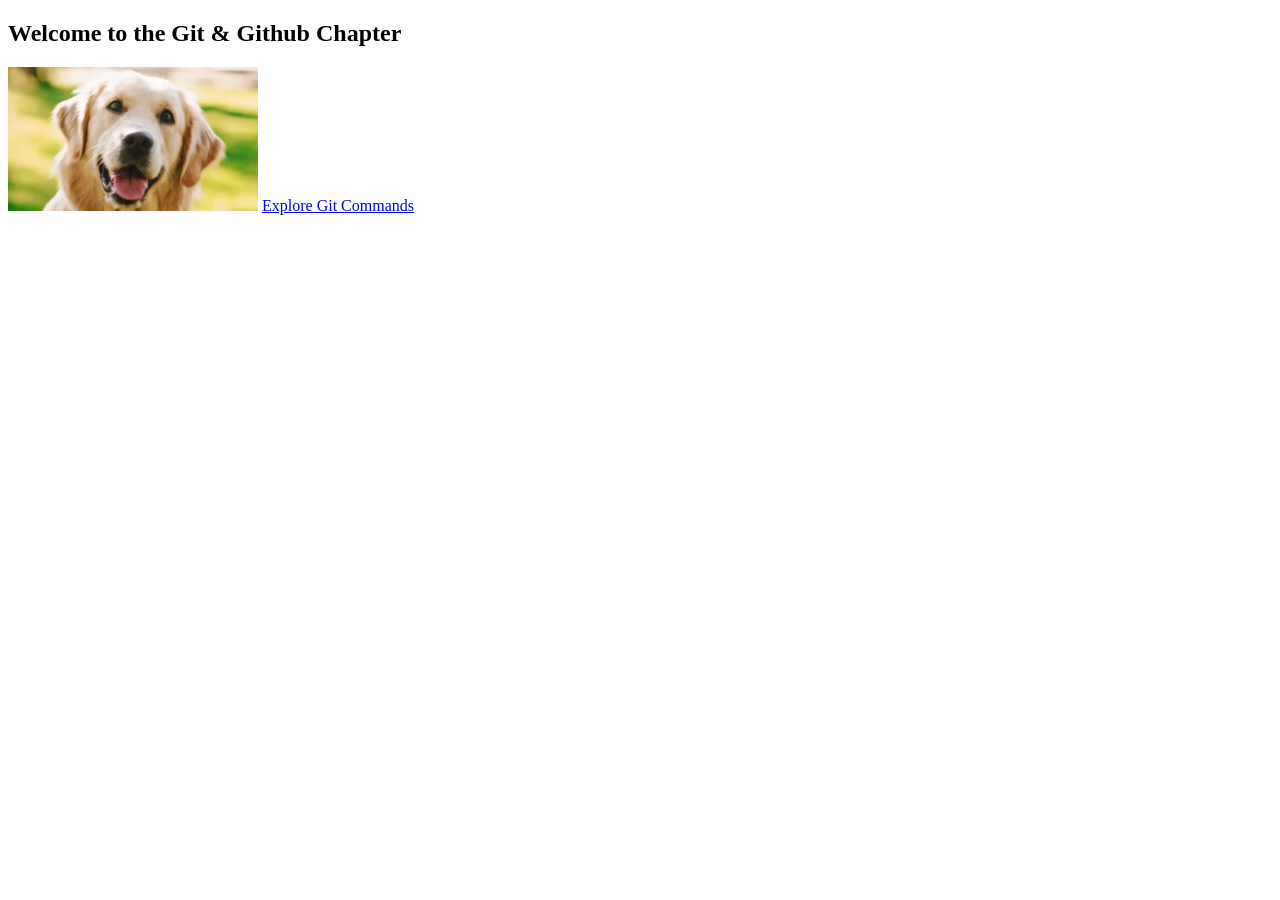
<file: Index.html>
<!DOCTYPE html>
<html lang="en">
<head>
    <meta charset="UTF-8">
    <meta name="viewport" content="width=device-width, initial-scale=1.0">
    <title>Git & Github</title>
</head>
<body>
    <h2>Welcome to the Git & Github Chapter</h2>
    <img src="Dog_Img.webp" width="250" alt="">
    <a href="commands.html">Explore Git Commands</a>
</body>
</html>
</file>
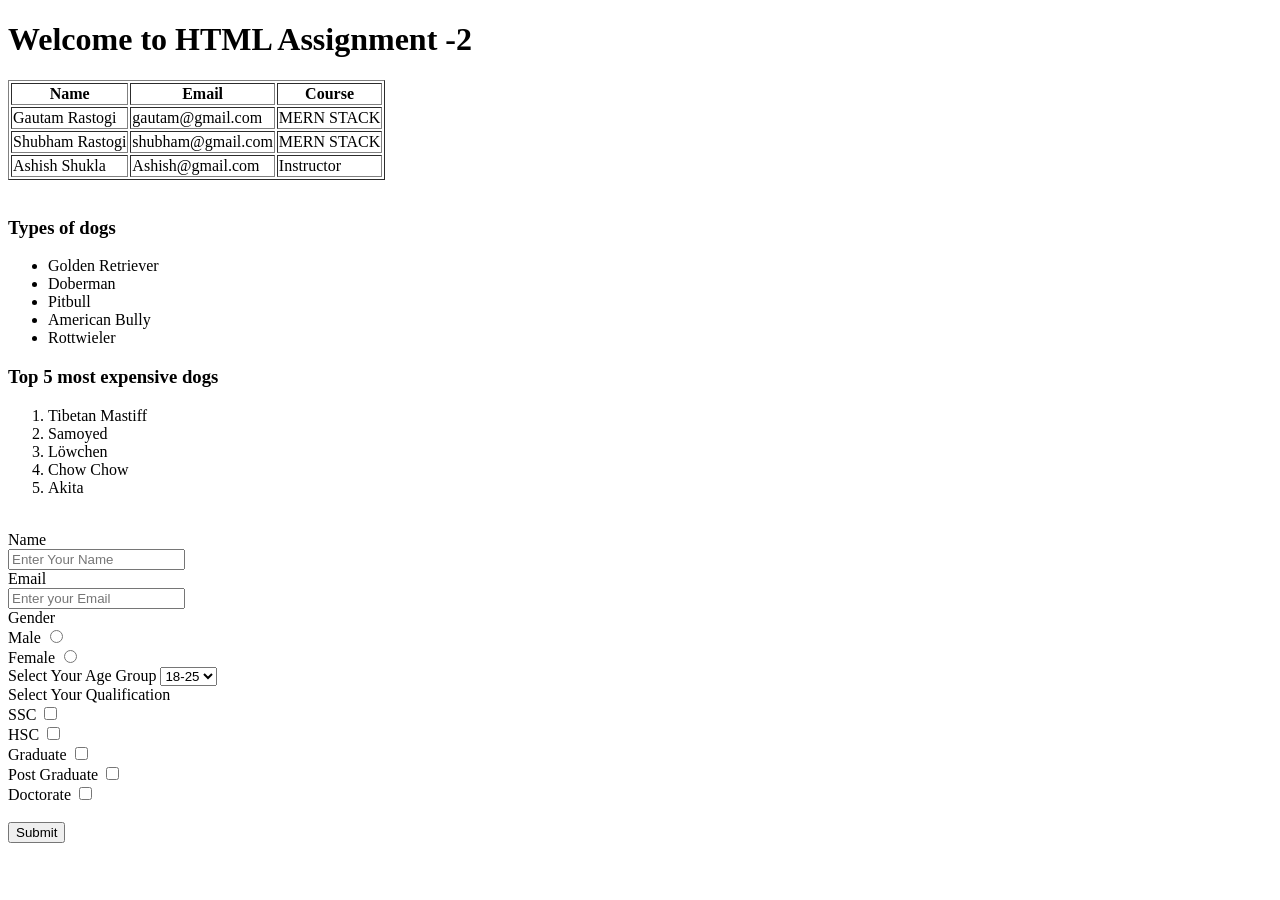
<file: Assignment_2/Index.html>
<!DOCTYPE html>
<html lang="en">
<head>
    <meta charset="UTF-8">
    <meta name="viewport" content="width=device-width, initial-scale=1.0">
    <title>HTML-Tables & Forms</title>
</head>
<body>
    <h1>Welcome to HTML Assignment -2</h1>
    <table border="">
        <tr>
            <th>Name</th>
            <th>Email</th>
            <th>Course</th>
        </tr>
        <tr>
            <td>Gautam Rastogi</td>
            <td>gautam@gmail.com</td>
            <td>MERN STACK</td>
        </tr>
        <tr>
            <td>Shubham Rastogi</td>
            <td>shubham@gmail.com</td>
            <td>MERN STACK</td>
        </tr>
        <tr>
            <td>Ashish Shukla</td>
            <td>Ashish@gmail.com</td>
            <td>Instructor</td>
        </tr>
    </table>
    <br>
    <h3>Types of dogs</h3>
    <ul>
        <li>Golden Retriever</li>
        <li>Doberman</li>
        <li>Pitbull</li>
        <li>American Bully</li>
        <li>Rottwieler</li>
    </ul>
    <h3>Top 5 most expensive dogs</h3>
    <ol type="1">
        <li>Tibetan Mastiff</li>
        <li>Samoyed</li>
        <li>Löwchen</li>
        <li>Chow Chow</li>
        <li>Akita</li>
    </ol>
    <br>
    <form action="">
        <label for="">Name</label><br>
        <input type="text" placeholder="Enter Your Name" required minlength="3" maxlength="50"><br>
        <label for="">Email</label><br>
        <input type="email" placeholder="Enter your Email" required><br>
        <label for="">Gender</label><br>
        <label for="">Male</label>
        <input type="radio" name="Gender"><br>
        <label for="">Female</label>
        <input type="radio" name="Gender"><br>
        <label for="">Select Your Age Group</label>
        <select name="Age" id="">
            <option value="">18-25</option>
            <option value="">26-28</option>
            <option value="">29-32</option>
            <option value="">33-35</option>
            <option value="">36-40</option>
        </select><br>
        <label for="">Select Your Qualification</label><br>
        <label for="">SSC</label>
        <input type="checkbox"><br>
        <label for="">HSC</label>
        <input type="checkbox"><br>
        <label for="">Graduate</label>
        <input type="checkbox"><br>
        <label for="">Post Graduate</label>
        <input type="checkbox"><br>
        <label for="">Doctorate</label>
        <input type="checkbox">
        <br><br>
        <button type="submit">Submit</button>

    </form>
</body>
</html>
</file>
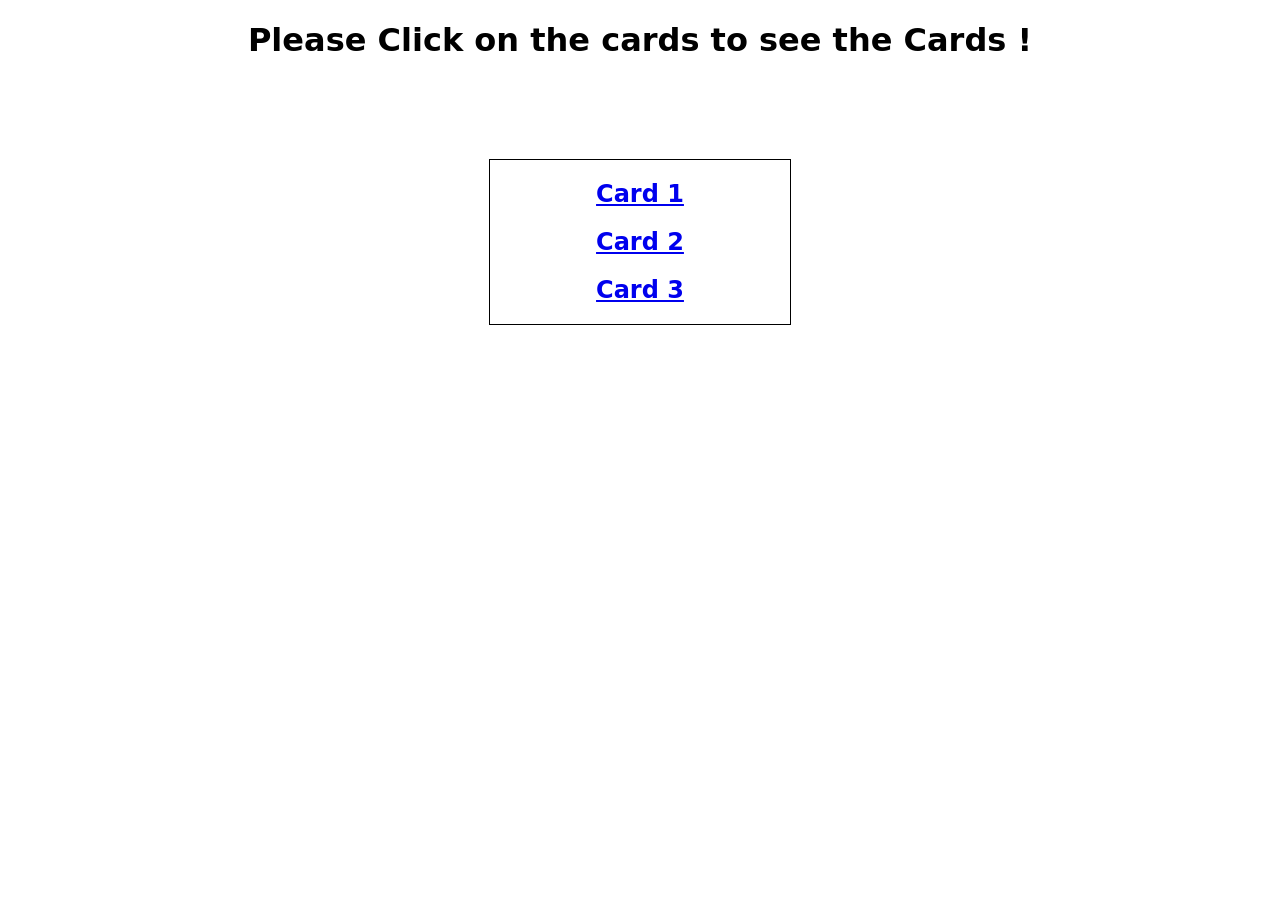
<file: Assignment_4/Index.html>
<!DOCTYPE html>
<html lang="en">
<head>
    <meta charset="UTF-8">
    <meta name="viewport" content="width=device-width, initial-scale=1.0">
    <link rel="stylesheet" href="style.css">
    <title>CSS-Assignment</title>
</head>
<body>
    <h1>Please Click on the cards to see the Cards !</h1>
    <div class="cardBox">
        <h2><a href="card_1.html" target="_blank">Card 1</a></h2>
        <h2><a href="card_2.html" target="_blank">Card 2</a></h2>
        <h2><a href="card_3.html" target="_blank">Card 3</a></h2>
    </div>
</body>
</html>
</file>
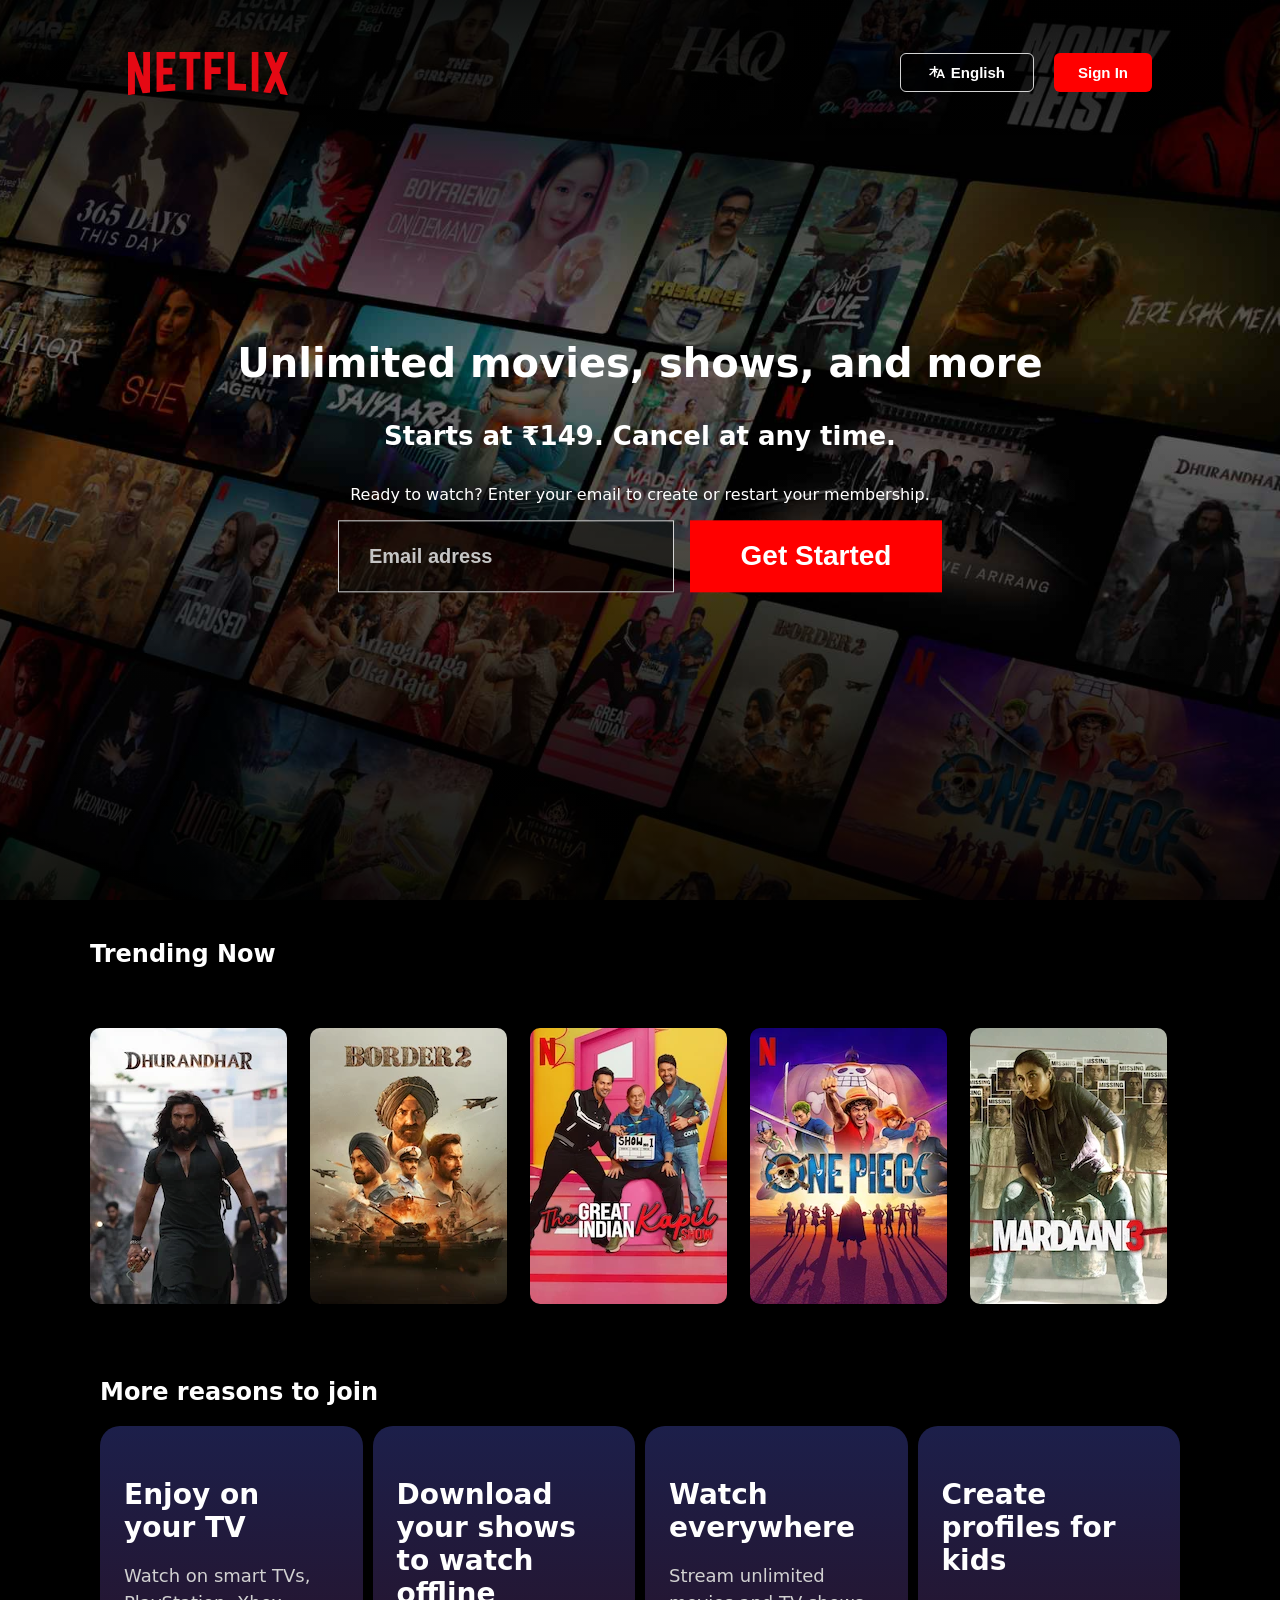
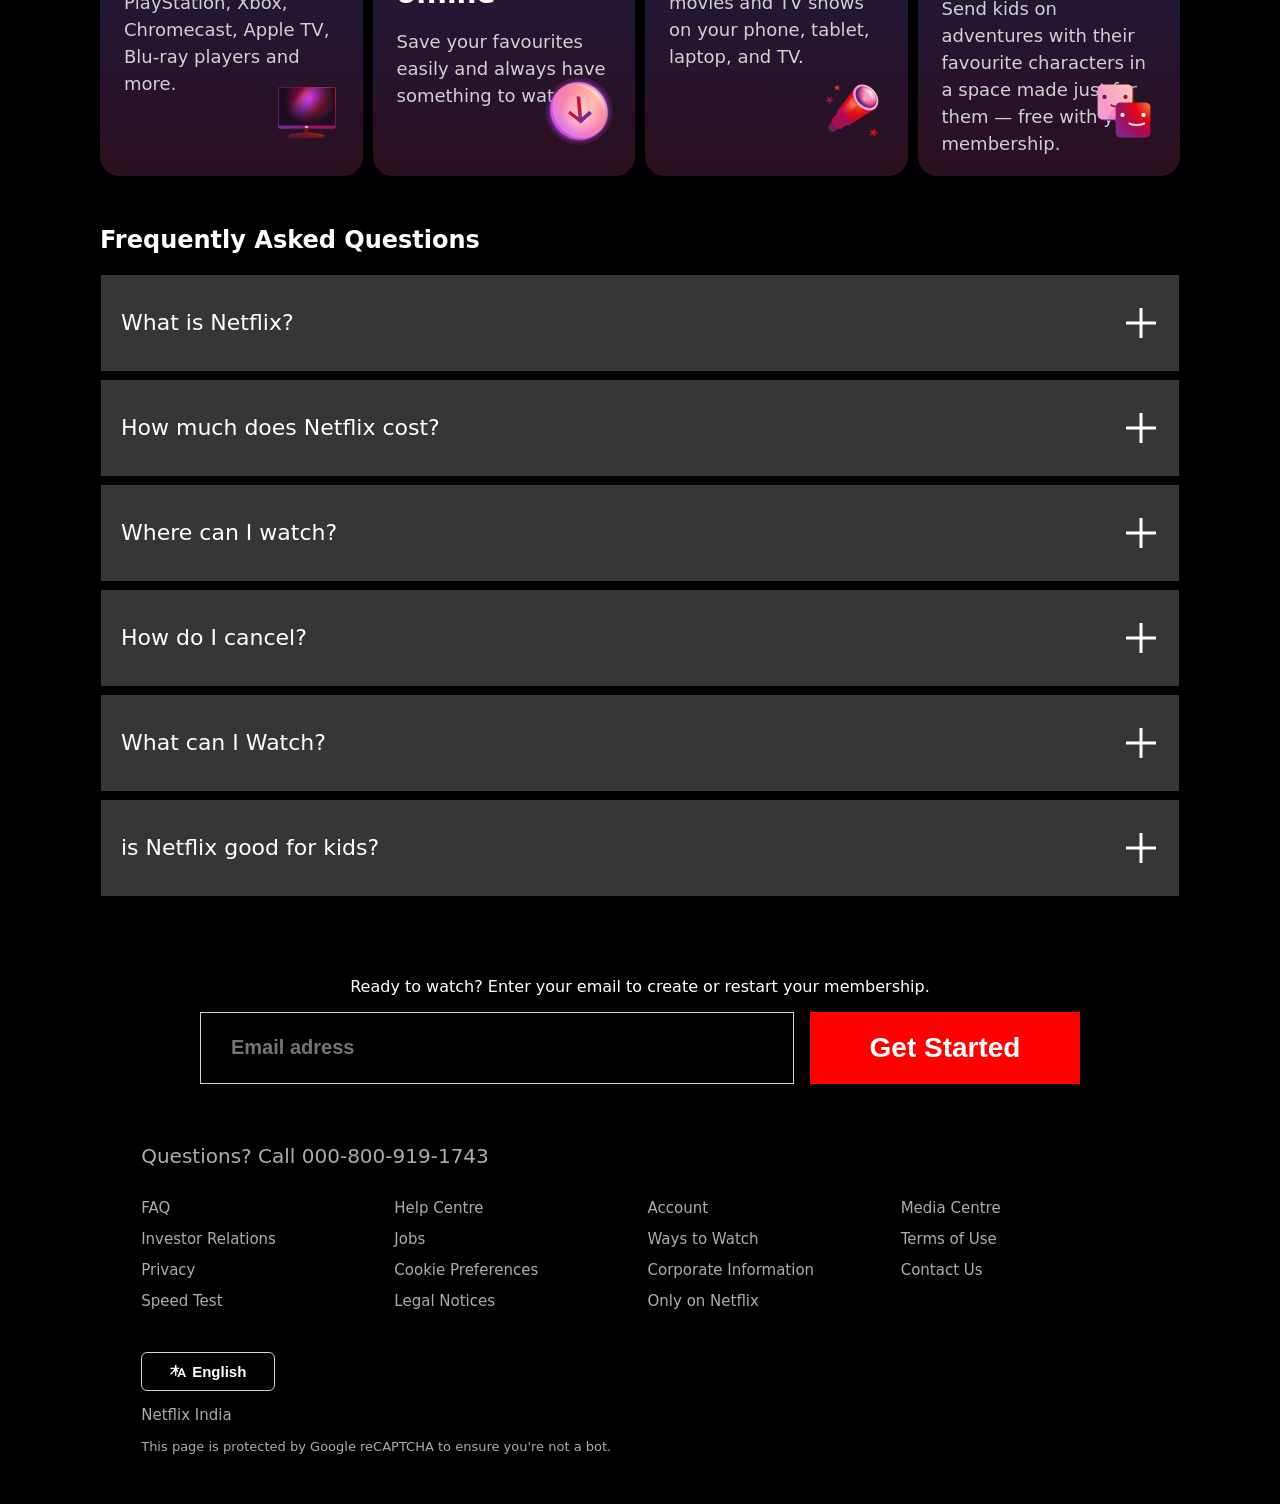
<file: Assignment_6_Netflix _Responsive/Index.html>
<!DOCTYPE html>
<html lang="en">

<head>
    <meta charset="UTF-8">
    <meta name="viewport" content="width=device-width, initial-scale=1.0">
    <title>Document</title>
    <link rel="stylesheet" href="style.css">
</head>

<body>
    <section>
        <div class="first_section">
            <img src="bg_img.jpg" class="bg_img" alt="">
            <div class="tint"></div>
            <div class="nav">
                <a href="" class="logo"><svg viewBox="0 0 111 30" version="1.1" fill="rgb(229,9,20)"
                        xmlns="http://www.w3.org/2000/svg" xmlns:xlink="http://www.w3.org/1999/xlink" aria-hidden="true"
                        role="img" class="default-ltr-cache-1d568uk ev1dnif2">
                        <g>
                            <path
                                d="M105.06233,14.2806261 L110.999156,30 C109.249227,29.7497422 107.500234,29.4366857 105.718437,29.1554972 L102.374168,20.4686475 L98.9371075,28.4375293 C97.2499766,28.1563408 95.5928391,28.061674 93.9057081,27.8432843 L99.9372012,14.0931671 L94.4680851,-5.68434189e-14 L99.5313525,-5.68434189e-14 L102.593495,7.87421502 L105.874965,-5.68434189e-14 L110.999156,-5.68434189e-14 L105.06233,14.2806261 Z M90.4686475,-5.68434189e-14 L85.8749649,-5.68434189e-14 L85.8749649,27.2499766 C87.3746368,27.3437061 88.9371075,27.4055675 90.4686475,27.5930265 L90.4686475,-5.68434189e-14 Z M81.9055207,26.93692 C77.7186241,26.6557316 73.5307901,26.4064111 69.250164,26.3117443 L69.250164,-5.68434189e-14 L73.9366389,-5.68434189e-14 L73.9366389,21.8745899 C76.6248008,21.9373887 79.3120255,22.1557784 81.9055207,22.2804387 L81.9055207,26.93692 Z M64.2496954,10.6561065 L64.2496954,15.3435186 L57.8442216,15.3435186 L57.8442216,25.9996251 L53.2186709,25.9996251 L53.2186709,-5.68434189e-14 L66.3436123,-5.68434189e-14 L66.3436123,4.68741213 L57.8442216,4.68741213 L57.8442216,10.6561065 L64.2496954,10.6561065 Z M45.3435186,4.68741213 L45.3435186,26.2498828 C43.7810479,26.2498828 42.1876465,26.2498828 40.6561065,26.3117443 L40.6561065,4.68741213 L35.8121661,4.68741213 L35.8121661,-5.68434189e-14 L50.2183897,-5.68434189e-14 L50.2183897,4.68741213 L45.3435186,4.68741213 Z M30.749836,15.5928391 C28.687787,15.5928391 26.2498828,15.5928391 24.4999531,15.6875059 L24.4999531,22.6562939 C27.2499766,22.4678976 30,22.2495079 32.7809542,22.1557784 L32.7809542,26.6557316 L19.812541,27.6876933 L19.812541,-5.68434189e-14 L32.7809542,-5.68434189e-14 L32.7809542,4.68741213 L24.4999531,4.68741213 L24.4999531,10.9991564 C26.3126816,10.9991564 29.0936358,10.9054269 30.749836,10.9054269 L30.749836,15.5928391 Z M4.78114163,12.9684132 L4.78114163,29.3429562 C3.09401069,29.5313525 1.59340144,29.7497422 0,30 L0,-5.68434189e-14 L4.4690224,-5.68434189e-14 L10.562377,17.0315868 L10.562377,-5.68434189e-14 L15.2497891,-5.68434189e-14 L15.2497891,28.061674 C13.5935889,28.3437998 11.906458,28.4375293 10.1246602,28.6868498 L4.78114163,12.9684132 Z" />
                        </g>
                    </svg></a>
                <div class="nav_flex">
                    <button class="en_btn"><span class="en_btn_logo"><svg viewBox="0 0 16 16" width="16" height="16"
                                data-icon="LanguagesSmall" data-icon-id=":R135daqjalalalb96:" aria-hidden="true"
                                xmlns="http://www.w3.org/2000/svg" fill="none" role="img">
                                <path fill="currentColor" fill-rule="evenodd"
                                    d="M10.77 5.33 10.5 6 9.34 8.94l-.57 1.44L7.33 14h1.78l.73-1.97h3.58l.74 1.97H16l-3.43-8.67zm-.15 4.6-.24.63h2.51l-1.26-3.35zm-1.1-5.09.1-.19h-3.2V2h-1.5v2.65H.55V6h3.77A11 11 0 0 1 0 10.43c.33.28.81.8 1.05 1.16 1.5-.91 2.85-2.36 3.88-4.02v5.1h1.49V7.52q.6.95 1.33 1.8l.57-1.43a12 12 0 0 1-1.34-1.9h2.09z"
                                    clip-rule="evenodd" />
                            </svg></span> English</button>
                    <button class="signin_btn">Sign In</button>
                </div>

            </div>
            <div class="content">
                <h2>Unlimited movies, shows, and more</h2>
                <h4>Starts at ₹149. Cancel at any time.</h4>
                <p>Ready to watch? Enter your email to create or restart your membership.</p>
                <div class="email_btn_inp">
                    <input type="email" class="reg_inp" placeholder="Email adress">
                    <button class="email_btn">Get Started</button>
                </div>
            </div>
        </div>
    </section>
    <section class="second_section">
        <div class="heading">
            <h2 class="trend">Trending Now</h2>
            <div class="card_container">
                <div class="card">
                    <img src="card_1.webp" alt="">
                </div>
                <div class="card">
                    <img src="card_2.webp" alt="">
                </div>
                <div class="card">
                    <img src="card_3.webp" alt="">
                </div>
                <div class="card">
                    <img src="card_4.webp" alt="">
                </div>
                <div class="card">
                    <img src="card_5.webp" alt="">
                </div>
                <div class="card">
                    <img src="card_6.webp" alt="">
                </div>
                <div class="card">
                    <img src="card_7.webp" alt="">
                </div>
                <div class="card">
                    <img src="card_8.webp" alt="">
                </div>
                <div class="card">
                    <img src="card_9.webp" alt="">
                </div>
                <div class="card">
                    <img src="card_10.webp" alt="">
                </div>
            </div>
        </div>
        <div class="mrtj">
            <h2 class="mrtj_card_container_h2"> More reasons to join </h2>
            <div class="mrtj_card_container">
                <div class="mrtj_card_1">
                    <h3>Enjoy on your TV</h3>
                    <p>Watch on smart TVs, PlayStation, Xbox, Chromecast, Apple TV, Blu-ray players and more.</p>
                    <span class="card_icon">
                        <svg xmlns="http://www.w3.org/2000/svg" width="72" height="72" viewBox="0 0 72 72" fill="none"><g id="television-core-small"><path id="Vector" fill-rule="evenodd" clip-rule="evenodd" d="M37.2 53.3992C37.2 52.7365 36.6628 52.1992 36 52.1992H34.8C34.1373 52.1992 33.6 52.7365 33.6 53.3992V56.2636C33.6 56.9129 33.0834 57.4433 32.4347 57.4739C30.3013 57.5744 28.1719 57.7834 26.0546 58.1011L19.444 59.0926C18.2692 59.2688 17.4 60.2782 17.4 61.4662V62.0992C17.4 62.4304 17.6686 62.6992 18 62.6992H52.8C53.1314 62.6992 53.4 62.4304 53.4 62.0992V61.4662C53.4 60.2782 52.5309 59.2688 51.3561 59.0926L44.7454 58.1011C42.6282 57.7834 40.4987 57.5744 38.3653 57.4739C37.7167 57.4433 37.2 56.9129 37.2 56.2636V53.3992Z" fill="url(#paint0_radial_5179_1308)"/><path id="Vector_2" d="M18.6 60.7388C18.6 60.2306 18.9587 59.796 19.4602 59.711C22.0196 59.2775 29.7585 58.0508 35.4 58.0508C41.0415 58.0508 48.7804 59.2775 51.3398 59.711C51.8412 59.796 52.2 60.2306 52.2 60.7388C52.2 60.902 52.0575 61.0268 51.8967 61.0004C50.1219 60.707 40.9704 59.2409 35.4 59.2409C29.8295 59.2409 20.678 60.707 18.9033 61.0004C18.7425 61.0268 18.6 60.902 18.6 60.7388Z" fill="url(#paint1_radial_5179_1308)"/><path id="Vector_3" d="M63 12H8.99995C8.00584 12 7.19995 12.8059 7.19995 13.8V51.6C7.19995 52.5941 8.00584 53.4 8.99995 53.4H63C63.9941 53.4 64.8 52.5941 64.8 51.6V13.8C64.8 12.8059 63.9941 12 63 12Z" fill="url(#paint2_linear_5179_1308)"/><path id="Vector_4" d="M63 12H8.99995C8.00584 12 7.19995 12.8059 7.19995 13.8V51.6C7.19995 52.5941 8.00584 53.4 8.99995 53.4H63C63.9941 53.4 64.8 52.5941 64.8 51.6V13.8C64.8 12.8059 63.9941 12 63 12Z" fill="url(#paint3_radial_5179_1308)"/><path id="Vector_5" fill-rule="evenodd" clip-rule="evenodd" d="M8.99995 12.6H63C63.663 12.6 64.2 13.1372 64.2 13.8V50.4H7.79995V13.8C7.79995 13.1372 8.33719 12.6 8.99995 12.6ZM7.19995 50.4V13.8C7.19995 12.8059 8.00581 12 8.99995 12H63C63.9942 12 64.8 12.8059 64.8 13.8V50.4V51.6C64.8 52.5941 63.9942 53.4 63 53.4H8.99995C8.00581 53.4 7.19995 52.5941 7.19995 51.6V50.4Z" fill="url(#paint4_radial_5179_1308)"/><path id="Vector_6" d="M35.4 52.8C36.3941 52.8 37.2 52.3971 37.2 51.9C37.2 51.4029 36.3941 51 35.4 51C34.4059 51 33.6 51.4029 33.6 51.9C33.6 52.3971 34.4059 52.8 35.4 52.8Z" fill="url(#paint5_radial_5179_1308)"/></g><defs><radialGradient id="paint0_radial_5179_1308" cx="0" cy="0" r="1" gradientUnits="userSpaceOnUse" gradientTransform="translate(50.3269 49.3723) rotate(118.526) scale(55.1579 46.2871)"><stop stop-color="#802600"/><stop offset="0.333333" stop-color="#6F181D"/><stop offset="0.666667" stop-color="#5B1333"/><stop offset="1" stop-color="#391945"/></radialGradient><radialGradient id="paint1_radial_5179_1308" cx="0" cy="0" r="1" gradientUnits="userSpaceOnUse" gradientTransform="translate(48.1077 53.6128) rotate(158.116) scale(32.7275 42.219)"><stop stop-color="#99421D"/><stop offset="0.333333" stop-color="#99161D"/><stop offset="0.666667" stop-color="#7D1845"/><stop offset="1" stop-color="#59216E"/></radialGradient><linearGradient id="paint2_linear_5179_1308" x1="10.4727" y1="14.9572" x2="56.1755" y2="51.4814" gradientUnits="userSpaceOnUse"><stop stop-color="#99161D"/><stop offset="0.245283" stop-color="#CA005B"/><stop offset="0.346698" stop-color="#FF479A"/><stop offset="0.46934" stop-color="#CC3CFF"/><stop offset="0.735849" stop-color="#BC1A22"/><stop offset="1" stop-color="#C94FF5"/></linearGradient><radialGradient id="paint3_radial_5179_1308" cx="0" cy="0" r="1" gradientUnits="userSpaceOnUse" gradientTransform="translate(38.6181 23.8286) rotate(90) scale(25.9571 25.8545)"><stop stop-color="#1C0E20" stop-opacity="0"/><stop offset="1" stop-color="#1C0E20"/></radialGradient><radialGradient id="paint4_radial_5179_1308" cx="0" cy="0" r="1" gradientUnits="userSpaceOnUse" gradientTransform="translate(54 20.1938) rotate(144.293) scale(47.2897 44.8232)"><stop stop-color="#EF7744"/><stop offset="0.333333" stop-color="#E50914"/><stop offset="0.666667" stop-color="#A70D53"/><stop offset="1" stop-color="#792A95"/></radialGradient><radialGradient id="paint5_radial_5179_1308" cx="0" cy="0" r="1" gradientUnits="userSpaceOnUse" gradientTransform="translate(36.525 51.3562) rotate(135) scale(4.58735)"><stop stop-color="#FFDCCC"/><stop offset="0.333333" stop-color="#FFBDC0"/><stop offset="0.666667" stop-color="#F89DC6"/><stop offset="1" stop-color="#E4A1FA"/></radialGradient></defs></svg>

                    </span>
                </div>
                <div class="mrtj_card_1">
                    <h3>Download your shows to watch offline</h3>
                    <p>Save your favourites easily and always have something to watch.</p>
                    <span class="card_icon">
                        <svg xmlns="http://www.w3.org/2000/svg" width="72" height="72" viewBox="0 0 72 72" fill="none"><g id="download-core-small"><path id="Vector" d="M36 70.2008C54.8882 70.2008 70.2001 54.8889 70.2001 36.0008C70.2001 17.1126 54.8882 1.80078 36 1.80078C17.1119 1.80078 1.80005 17.1126 1.80005 36.0008C1.80005 54.8889 17.1119 70.2008 36 70.2008Z" fill="url(#paint0_radial_5179_7940)"/><path id="Vector_2" opacity="0.4" d="M64.7658 36.195C65.5206 51.5916 53.7908 63.5824 38.5668 62.977C23.3428 62.3722 10.3893 49.4 9.63446 34.0034C8.87954 18.6068 20.6091 6.61594 35.8331 7.22116C51.0571 7.82638 64.0104 20.7984 64.7658 36.195Z" fill="url(#paint1_radial_5179_7940)"/><path id="Vector_3" d="M62.3657 37.9958C63.1205 53.3924 51.3908 65.3832 36.1668 64.7778C20.9428 64.173 7.9893 51.2008 7.23444 35.8041C6.47952 20.4075 18.2091 8.41672 33.4331 9.02194C48.6571 9.62716 61.6103 22.5992 62.3657 37.9958Z" fill="url(#paint2_radial_5179_7940)"/><path id="Vector_4" opacity="0.5" d="M64.7658 36.195C65.5206 51.5916 53.7908 63.5824 38.5668 62.977C23.3428 62.3722 10.3893 49.4 9.63446 34.0034C8.87954 18.6068 20.6091 6.61594 35.8331 7.22116C51.0571 7.82638 64.0104 20.7984 64.7658 36.195Z" fill="url(#paint3_radial_5179_7940)"/><path id="Vector_5" opacity="0.6" d="M36.9 60.6C48.6636 60.6 58.2 51.0637 58.2 39.3C58.2 27.5363 48.6636 18 36.9 18C25.1363 18 15.6 27.5363 15.6 39.3C15.6 51.0637 25.1363 60.6 36.9 60.6Z" fill="url(#paint4_radial_5179_7940)"/><path id="Vector_6" fill-rule="evenodd" clip-rule="evenodd" d="M39.0849 42.2727L46.3387 35.76L48.8945 38.5142L38.9118 47.477L37.8466 48.4333L36.6071 47.477L24.9899 38.5142L27.0434 35.76L35.4849 42.2727L33.6 21.6016H37.2L39.0849 42.2727Z" fill="url(#paint5_radial_5179_7940)"/><path id="Vector_7" opacity="0.4" fill-rule="evenodd" clip-rule="evenodd" d="M61.6566 34.9618C61.7832 35.3893 62.391 35.3233 62.3694 34.878C61.6962 21.1369 50.1509 9.55975 36.5817 9.01957C34.4606 8.93515 32.4155 9.12541 30.4772 9.55909C30.0745 9.64915 30.1575 10.2082 30.5697 10.2246C45.0094 10.7979 57.6246 21.2971 61.6566 34.9618Z" fill="url(#paint6_radial_5179_7940)"/></g><defs><radialGradient id="paint0_radial_5179_7940" cx="0" cy="0" r="1" gradientUnits="userSpaceOnUse" gradientTransform="translate(36.0001 36.1837) rotate(-90) scale(34.3829)"><stop offset="0.782019" stop-color="#982DBE"/><stop offset="0.906819" stop-color="#B038DC" stop-opacity="0.2"/><stop offset="1" stop-color="#E4A1FA" stop-opacity="0"/></radialGradient><radialGradient id="paint1_radial_5179_7940" cx="0" cy="0" r="1" gradientUnits="userSpaceOnUse" gradientTransform="translate(52.9937 20.0992) rotate(135) scale(49.9836)"><stop stop-color="#FFDCCC"/><stop offset="0.333333" stop-color="#FFBDC0"/><stop offset="0.666667" stop-color="#F89DC6"/><stop offset="1" stop-color="#E4A1FA"/></radialGradient><radialGradient id="paint2_radial_5179_7940" cx="0" cy="0" r="1" gradientUnits="userSpaceOnUse" gradientTransform="translate(52.7999 19.6937) rotate(135) scale(53.1037)"><stop stop-color="#FFA984"/><stop offset="0.333333" stop-color="#FF787F"/><stop offset="0.666667" stop-color="#F45FA2"/><stop offset="1" stop-color="#C44AF1"/></radialGradient><radialGradient id="paint3_radial_5179_7940" cx="0" cy="0" r="1" gradientUnits="userSpaceOnUse" gradientTransform="translate(52.9937 20.0992) rotate(135) scale(49.9836)"><stop stop-color="#FFDCCC"/><stop offset="0.333333" stop-color="#FFBDC0"/><stop offset="0.666667" stop-color="#F89DC6"/><stop offset="1" stop-color="#E4A1FA"/></radialGradient><radialGradient id="paint4_radial_5179_7940" cx="0" cy="0" r="1" gradientUnits="userSpaceOnUse" gradientTransform="translate(36.9 39.3) scale(21.3)"><stop stop-color="white"/><stop offset="1" stop-color="white" stop-opacity="0"/></radialGradient><radialGradient id="paint5_radial_5179_7940" cx="0" cy="0" r="1" gradientUnits="userSpaceOnUse" gradientTransform="translate(31.2 32.1016) rotate(39.5226) scale(15.5567)"><stop stop-color="#EF7744"/><stop offset="0.2406" stop-color="#E50914"/><stop offset="1" stop-color="#792A95"/></radialGradient><radialGradient id="paint6_radial_5179_7940" cx="0" cy="0" r="1" gradientUnits="userSpaceOnUse" gradientTransform="translate(50.7 21.3) rotate(-180) scale(30)"><stop stop-color="white"/><stop offset="1" stop-color="white" stop-opacity="0"/></radialGradient></defs></svg>

                    </span>
                </div>
                <div class="mrtj_card_1">
                    <h3>Watch everywhere</h3>
                    <p>Stream unlimited movies and TV shows on your phone, tablet, laptop, and TV.</p>
                    <span class="card_icon">
                        <svg xmlns="http://www.w3.org/2000/svg" width="72" height="72" viewBox="0 0 72 72" fill="none"><g id="telescope-core-small"><path id="Vector" d="M24.0492 36.6016L33.6 46.3898L17.8029 56.8633C17.8029 56.8633 15.8891 57.6983 13.625 55.2638C11.361 52.8293 12.1235 51.238 12.1235 51.238L24.0492 36.6016Z" fill="url(#paint0_radial_5179_1664)"/><path id="Vector_2" d="M25.0344 34.1992L36 46.151L25.0616 53.8043C25.0616 53.8043 21.8289 55.0984 18.0987 51.0172C14.3686 46.9358 15.9198 44.5105 15.9198 44.5105L25.0344 34.1992Z" fill="url(#paint1_radial_5179_1664)"/><path id="Vector_3" d="M39 13.0195L59.1 33.6788L32.5325 50.4142C32.5325 50.4142 28.7459 50.2552 24.3978 45.4897C20.0498 40.7243 21.4096 35.8101 21.4096 35.8101L39 13.0195Z" fill="url(#paint2_radial_5179_1664)"/><path id="Vector_4" d="M57.6709 15.3516C63.1044 21.2807 63.9858 29.2883 59.6386 33.2371C55.2916 37.186 47.3628 35.5806 41.9292 29.6515C36.4954 23.7224 35.6145 15.7148 39.9615 11.766C44.3084 7.81716 52.2372 9.42252 57.6709 15.3516Z" fill="url(#paint3_radial_5179_1664)"/><path id="Vector_5" d="M58.3787 31.255C54.8121 34.5032 48.2143 33.0817 43.6421 28.0798C39.07 23.078 38.2547 16.39 41.8213 13.1419C45.3879 9.89364 51.9857 11.3152 56.5579 16.3171C61.1298 21.3189 61.9452 28.0069 58.3787 31.255Z" fill="url(#paint4_radial_5179_1664)"/><path id="Vector_6" opacity="0.85" d="M59.6783 28.823C60.576 24.1785 59.6544 20.5934 56.1603 16.6199C52.6662 12.6464 47.3508 10.8657 43.7796 12.7598C39.371 15.098 48.3734 13.5961 53.4577 19.5815C57.8259 24.724 58.8516 33.1009 59.6783 28.823Z" fill="url(#paint5_radial_5179_1664)"/><path id="Vector_7" opacity="0.4" d="M50.3979 25.2452C50.4549 26.7239 49.2932 27.7677 47.8032 27.5766C46.3131 27.3856 45.059 26.032 45.002 24.5532C44.945 23.0745 46.1067 22.0307 47.5968 22.2218C49.0868 22.4128 50.341 23.7664 50.3979 25.2452Z" fill="url(#paint6_radial_5179_1664)"/><path id="Vector_8" opacity="0.6" d="M36.9217 21.0039L26.4258 34.3627C26.3297 36.4604 28.2903 39.5534 30.0334 40.8344L41.2345 29.9105C39.6 28.2005 36.9591 24.1025 36.9217 21.0039Z" fill="url(#paint7_radial_5179_1664)"/><path id="Vector_9" fill-rule="evenodd" clip-rule="evenodd" d="M20.0576 9.60156L21.479 11.7187L24 11.0654L22.3575 13.0272L23.7789 15.1444L21.3424 14.2397L19.7 16.2016L19.8365 13.6806L17.4 12.7759L19.9209 12.1225L20.0576 9.60156ZM58.776 52.8016L58.9623 56.4685L62.4 57.4188L59.0774 58.7347L59.2637 62.4016L57.0239 59.548L53.7014 60.8638L55.6397 57.7843L53.4 54.9307L56.8377 55.8811L58.776 52.8016ZM15.206 24.2101L15.8768 21.0016L13.4793 23.1964L10.6853 21.5563L11.9975 24.553L9.59998 26.7478L12.8085 26.405L14.1207 29.4016L14.7915 26.1931L18 25.8502L15.206 24.2101Z" fill="url(#paint8_linear_5179_1664)"/></g><defs><radialGradient id="paint0_radial_5179_1664" cx="0" cy="0" r="1" gradientUnits="userSpaceOnUse" gradientTransform="translate(36.6875 32.7016) rotate(135) scale(34.9134)"><stop stop-color="#99421D"/><stop offset="0.333333" stop-color="#99161D"/><stop offset="0.666667" stop-color="#7D1845"/><stop offset="1" stop-color="#59216E"/></radialGradient><radialGradient id="paint1_radial_5179_1664" cx="0" cy="0" r="1" gradientUnits="userSpaceOnUse" gradientTransform="translate(42.5937 27.2992) rotate(135) scale(44.5477 44.5279)"><stop stop-color="#EF7744"/><stop offset="0.333333" stop-color="#E50914"/><stop offset="0.666667" stop-color="#A70D53"/><stop offset="1" stop-color="#792A95"/></radialGradient><radialGradient id="paint2_radial_5179_1664" cx="0" cy="0" r="1" gradientUnits="userSpaceOnUse" gradientTransform="translate(42.3 29.106) rotate(135) scale(31.8127)"><stop stop-color="#FB540D"/><stop offset="0.333333" stop-color="#E50914"/><stop offset="0.666667" stop-color="#A70D53"/><stop offset="1" stop-color="#792A95"/></radialGradient><radialGradient id="paint3_radial_5179_1664" cx="0" cy="0" r="1" gradientUnits="userSpaceOnUse" gradientTransform="translate(57.675 14.7078) rotate(134.326) scale(24.0433 24.0367)"><stop stop-color="#FFDCCC"/><stop offset="0.333333" stop-color="#FFBDC0"/><stop offset="0.666667" stop-color="#F89DC6"/><stop offset="1" stop-color="#E4A1FA"/></radialGradient><radialGradient id="paint4_radial_5179_1664" cx="0" cy="0" r="1" gradientUnits="userSpaceOnUse" gradientTransform="translate(52.1305 21.273) rotate(141.875) scale(9.87138 12.8159)"><stop offset="0.307292" stop-color="#F89DC6"/><stop offset="0.645392" stop-color="#E75094"/><stop offset="1" stop-color="#59216E"/></radialGradient><radialGradient id="paint5_radial_5179_1664" cx="0" cy="0" r="1" gradientUnits="userSpaceOnUse" gradientTransform="translate(55.8 15.6) rotate(135) scale(13.1522)"><stop stop-color="white"/><stop offset="1" stop-color="white" stop-opacity="0"/></radialGradient><radialGradient id="paint6_radial_5179_1664" cx="0" cy="0" r="1" gradientUnits="userSpaceOnUse" gradientTransform="translate(49.2362 22.9648) rotate(131.079) scale(5.08644 6.006)"><stop stop-color="white"/><stop offset="1" stop-color="white" stop-opacity="0"/></radialGradient><radialGradient id="paint7_radial_5179_1664" cx="0" cy="0" r="1" gradientUnits="userSpaceOnUse" gradientTransform="translate(36.8758 29.1353) rotate(137.622) scale(13.5764)"><stop stop-color="#FFA984"/><stop offset="1" stop-color="#F7636B" stop-opacity="0"/></radialGradient><linearGradient id="paint8_linear_5179_1664" x1="44.65" y1="27.9016" x2="24.25" y2="48.3016" gradientUnits="userSpaceOnUse"><stop stop-color="#EF7744"/><stop offset="0.333333" stop-color="#E50914"/><stop offset="0.666667" stop-color="#A70D53"/><stop offset="1" stop-color="#792A95"/></linearGradient></defs></svg>

                    </span>
                </div>
                <div class="mrtj_card_1">
                    <h3>Create profiles for kids</h3>
                    <p>Send kids on adventures with their favourite characters in a space made just for them — free with your membership.</p>
                    <span class="card_icon">
                        <svg xmlns="http://www.w3.org/2000/svg" width="72" height="72" viewBox="0 0 72 72" fill="none"><g id="profiles-core-small"><path id="Vector" d="M10.8 15.6008C10.8 12.9499 12.949 10.8008 15.5999 10.8008H40.8C43.4509 10.8008 45.6 12.9498 45.6 15.6008V40.8007C45.6 43.4516 43.4509 45.6007 40.8 45.6007H15.6C12.949 45.6007 10.8 43.4517 10.8 40.8007V15.6008Z" fill="url(#paint0_radial_5179_7919)"/><path id="Vector_2" d="M9.59998 14.4016C9.59998 11.7506 11.749 9.60162 14.4 9.60156H39.6C42.251 9.60156 44.4 11.7506 44.4 14.4016V39.6015C44.4 42.2525 42.251 44.4015 39.6 44.4015H14.4C11.749 44.4016 9.59998 42.2525 9.59998 39.6015V14.4016Z" fill="url(#paint1_radial_5179_7919)"/><path id="Vector_3" d="M18.6 21.9008C18.6 23.0606 17.6598 24.0008 16.5 24.0008C15.3402 24.0008 14.4 23.0606 14.4 21.9008C14.4 20.741 15.3402 19.8008 16.5 19.8008C17.6598 19.8008 18.6 20.741 18.6 21.9008Z" fill="url(#paint2_radial_5179_7919)"/><path id="Vector_4" d="M39.6 21.9008C39.6 23.0606 38.6598 24.0008 37.5 24.0008C36.3402 24.0008 35.4 23.0606 35.4 21.9008C35.4 20.741 36.3402 19.8008 37.5 19.8008C38.6598 19.8008 39.6 20.741 39.6 21.9008Z" fill="url(#paint3_radial_5179_7919)"/><path id="Vector_5" d="M23.6713 29.4501C23.2437 29.1967 22.6917 29.3379 22.4383 29.7655C22.1848 30.1932 22.3261 30.7452 22.7537 30.9986C23.8254 31.6337 26.769 32.7744 30.6375 32.7744C34.506 32.7744 37.4497 31.6337 38.5213 30.9986C38.949 30.7452 39.0902 30.1932 38.8368 29.7655C38.5834 29.3379 38.0313 29.1967 37.6037 29.4501C36.8191 29.9151 34.194 30.9744 30.6375 30.9744C27.081 30.9744 24.456 29.9151 23.6713 29.4501Z" fill="url(#paint4_radial_5179_7919)"/><path id="Vector_6" opacity="0.35" d="M19.2 44.4016H28.2L32.4 27.6016C30.2787 28.1801 28.4542 29.5387 27.2921 31.4053L19.2 44.4016Z" fill="url(#paint5_radial_5179_7919)"/><path id="Vector_7" d="M27.6 32.4016C27.6 29.7506 29.749 27.6016 32.4 27.6016L57.6 27.6016C60.2508 27.6016 62.4 29.7506 62.4 32.4016V57.6015C62.4 60.2524 60.2508 62.4016 57.6 62.4016H32.4C29.749 62.4016 27.6 60.2524 27.6 57.6016V32.4016Z" fill="url(#paint6_radial_5179_7919)"/><path id="Vector_8" d="M36.6 39.9008C36.6 41.0606 35.6598 42.0008 34.5 42.0008C33.3402 42.0008 32.4 41.0606 32.4 39.9008C32.4 38.741 33.3402 37.8008 34.5 37.8008C35.6598 37.8008 36.6 38.741 36.6 39.9008Z" fill="url(#paint7_radial_5179_7919)"/><path id="Vector_9" d="M57.6 39.9008C57.6 41.0606 56.6598 42.0008 55.5 42.0008C54.3402 42.0008 53.4 41.0606 53.4 39.9008C53.4 38.741 54.3402 37.8008 55.5 37.8008C56.6598 37.8008 57.6 38.741 57.6 39.9008Z" fill="url(#paint8_radial_5179_7919)"/><path id="Vector_10" d="M41.8213 47.6025C41.3937 47.349 40.8416 47.4903 40.5882 47.9179C40.3348 48.3455 40.476 48.8976 40.9037 49.1509C41.9753 49.786 44.919 50.9267 48.7875 50.9267C52.656 50.9267 55.5996 49.786 56.6713 49.1509C57.0989 48.8976 57.2402 48.3455 56.9867 47.9179C56.7333 47.4903 56.1813 47.349 55.7537 47.6025C54.969 48.0674 52.344 49.1267 48.7875 49.1267C45.231 49.1267 42.6059 48.0674 41.8213 47.6025Z" fill="url(#paint9_radial_5179_7919)"/></g><defs><radialGradient id="paint0_radial_5179_7919" cx="0" cy="0" r="1" gradientUnits="userSpaceOnUse" gradientTransform="translate(39.075 17.6882) rotate(135) scale(32.8097)"><stop stop-color="#99421D"/><stop offset="0.333333" stop-color="#99161D"/><stop offset="0.666667" stop-color="#7D1845"/><stop offset="1" stop-color="#59216E"/></radialGradient><radialGradient id="paint1_radial_5179_7919" cx="0" cy="0" r="1" gradientUnits="userSpaceOnUse" gradientTransform="translate(62.4 8.70157) rotate(133.87) scale(75.3216)"><stop stop-color="#FFDCCC"/><stop offset="0.333333" stop-color="#FFBDC0"/><stop offset="0.666667" stop-color="#F89DC6"/><stop offset="1" stop-color="#E4A1FA"/></radialGradient><radialGradient id="paint2_radial_5179_7919" cx="0" cy="0" r="1" gradientUnits="userSpaceOnUse" gradientTransform="translate(60.3 11.1008) rotate(133.939) scale(68.7426 55.9547)"><stop stop-color="#99421D"/><stop offset="0.333333" stop-color="#99161D"/><stop offset="0.666667" stop-color="#7D1845"/><stop offset="1" stop-color="#59216E"/></radialGradient><radialGradient id="paint3_radial_5179_7919" cx="0" cy="0" r="1" gradientUnits="userSpaceOnUse" gradientTransform="translate(60.3 11.1008) rotate(133.939) scale(68.7426 55.9547)"><stop stop-color="#99421D"/><stop offset="0.333333" stop-color="#99161D"/><stop offset="0.666667" stop-color="#7D1845"/><stop offset="1" stop-color="#59216E"/></radialGradient><radialGradient id="paint4_radial_5179_7919" cx="0" cy="0" r="1" gradientUnits="userSpaceOnUse" gradientTransform="translate(60.3 11.0994) rotate(133.939) scale(68.7426 55.9548)"><stop stop-color="#99421D"/><stop offset="0.333333" stop-color="#99161D"/><stop offset="0.666667" stop-color="#7D1845"/><stop offset="1" stop-color="#59216E"/></radialGradient><radialGradient id="paint5_radial_5179_7919" cx="0" cy="0" r="1" gradientUnits="userSpaceOnUse" gradientTransform="translate(39.6 27.9016) rotate(135) scale(23.3345)"><stop stop-color="#FFA984"/><stop offset="0.333333" stop-color="#FF787F"/><stop offset="0.666667" stop-color="#F45FA2"/><stop offset="1" stop-color="#C44AF1"/></radialGradient><radialGradient id="paint6_radial_5179_7919" cx="0" cy="0" r="1" gradientUnits="userSpaceOnUse" gradientTransform="translate(61.8 29.7016) rotate(135) scale(43.2749)"><stop stop-color="#EF7744"/><stop offset="0.333333" stop-color="#E50914"/><stop offset="0.666667" stop-color="#A70D53"/><stop offset="1" stop-color="#792A95"/></radialGradient><radialGradient id="paint7_radial_5179_7919" cx="0" cy="0" r="1" gradientUnits="userSpaceOnUse" gradientTransform="translate(62.1 11.1008) rotate(137.146) scale(73.6614 60.3576)"><stop stop-color="#FFDCCC"/><stop offset="0.333333" stop-color="#FDF6F6"/><stop offset="0.666667" stop-color="#FADCE9"/><stop offset="1" stop-color="#E4A1FA"/></radialGradient><radialGradient id="paint8_radial_5179_7919" cx="0" cy="0" r="1" gradientUnits="userSpaceOnUse" gradientTransform="translate(62.1 11.1008) rotate(137.146) scale(73.6614 60.3576)"><stop stop-color="#FFDCCC"/><stop offset="0.333333" stop-color="#FDF6F6"/><stop offset="0.666667" stop-color="#FADCE9"/><stop offset="1" stop-color="#E4A1FA"/></radialGradient><radialGradient id="paint9_radial_5179_7919" cx="0" cy="0" r="1" gradientUnits="userSpaceOnUse" gradientTransform="translate(62.1 11.1017) rotate(137.146) scale(73.6614 60.3576)"><stop stop-color="#FFDCCC"/><stop offset="0.333333" stop-color="#FDF6F6"/><stop offset="0.666667" stop-color="#FADCE9"/><stop offset="1" stop-color="#E4A1FA"/></radialGradient></defs></svg>

                    </span>
                </div>
            </div>
        </div>
    </section>
    <section class="third_section">
        <div class="FAQ_section">
            <h2 class="faq_heading">Frequently Asked Questions</h2>
            <div class="faq_ques">
                <span>What is Netflix?</span>
                <span class="icon">
                    <svg viewBox="0 0 24 24" width="36" height="36" data-icon="PlusMedium" data-icon-id=":R2lakqalalaanb96:" aria-hidden="true" class="default-ltr-iqcdef-cache-120l5y1 e1jjil15" xmlns="http://www.w3.org/2000/svg" fill="none" role="img"><path fill="currentColor" fill-rule="evenodd" d="M11 11V2h2v9h9v2h-9v9h-2v-9H2v-2z" clip-rule="evenodd"/></svg>
                </span>
            </div>
            <div class="faq_ques">
                <span>How much does Netflix cost?</span>
                <span class="icon">
                    <svg viewBox="0 0 24 24" width="36" height="36" data-icon="PlusMedium" data-icon-id=":R2lakqalalaanb96:" aria-hidden="true" class="default-ltr-iqcdef-cache-120l5y1 e1jjil15" xmlns="http://www.w3.org/2000/svg" fill="none" role="img"><path fill="currentColor" fill-rule="evenodd" d="M11 11V2h2v9h9v2h-9v9h-2v-9H2v-2z" clip-rule="evenodd"/></svg>
                </span>
            </div>
            <div class="faq_ques">
                <span>Where can I watch?</span>
                <span class="icon">
                    <svg viewBox="0 0 24 24" width="36" height="36" data-icon="PlusMedium" data-icon-id=":R2lakqalalaanb96:" aria-hidden="true" class="default-ltr-iqcdef-cache-120l5y1 e1jjil15" xmlns="http://www.w3.org/2000/svg" fill="none" role="img"><path fill="currentColor" fill-rule="evenodd" d="M11 11V2h2v9h9v2h-9v9h-2v-9H2v-2z" clip-rule="evenodd"/></svg>
                </span>
            </div>
            <div class="faq_ques">
                <span>How do I cancel?</span>
                <span class="icon">
                    <svg viewBox="0 0 24 24" width="36" height="36" data-icon="PlusMedium" data-icon-id=":R2lakqalalaanb96:" aria-hidden="true" class="default-ltr-iqcdef-cache-120l5y1 e1jjil15" xmlns="http://www.w3.org/2000/svg" fill="none" role="img"><path fill="currentColor" fill-rule="evenodd" d="M11 11V2h2v9h9v2h-9v9h-2v-9H2v-2z" clip-rule="evenodd"/></svg>
                </span>
            </div>
            <div class="faq_ques">
                <span>What can I Watch?</span>
                <span class="icon">
                    <svg viewBox="0 0 24 24" width="36" height="36" data-icon="PlusMedium" data-icon-id=":R2lakqalalaanb96:" aria-hidden="true" class="default-ltr-iqcdef-cache-120l5y1 e1jjil15" xmlns="http://www.w3.org/2000/svg" fill="none" role="img"><path fill="currentColor" fill-rule="evenodd" d="M11 11V2h2v9h9v2h-9v9h-2v-9H2v-2z" clip-rule="evenodd"/></svg>
                </span>
            </div>
            <div class="faq_ques">
                <span>is Netflix good for kids?</span>
                <span class="icon">
                    <svg viewBox="0 0 24 24" width="36" height="36" data-icon="PlusMedium" data-icon-id=":R2lakqalalaanb96:" aria-hidden="true" class="default-ltr-iqcdef-cache-120l5y1 e1jjil15" xmlns="http://www.w3.org/2000/svg" fill="none" role="img"><path fill="currentColor" fill-rule="evenodd" d="M11 11V2h2v9h9v2h-9v9h-2v-9H2v-2z" clip-rule="evenodd"/></svg>
                </span>
            </div>
            <div class="faq_reg">
                <p class="rtw">Ready to watch? Enter your email to create or restart your membership.</p>
                <div class="faq_email_btn_inp">
                    <input type="email" class="faq_reg_inp" placeholder="Email adress">
                    <button class="faq_email_btn">Get Started</button>
                </div>
            </div>
        </div>
    </section>
    <footer class="footer-container">
    <p class="footer-contact">Questions? Call <a href="tel:000-800-919-1743">000-800-919-1743</a></p>
    
    <div class="footer-links">
        <ul class="link-column">
            <li><a href="#">FAQ</a></li>
            <li><a href="#">Investor Relations</a></li>
            <li><a href="#">Privacy</a></li>
            <li><a href="#">Speed Test</a></li>
        </ul>
        <ul class="link-column">
            <li><a href="#">Help Centre</a></li>
            <li><a href="#">Jobs</a></li>
            <li><a href="#">Cookie Preferences</a></li>
            <li><a href="#">Legal Notices</a></li>
        </ul>
        <ul class="link-column">
            <li><a href="#">Account</a></li>
            <li><a href="#">Ways to Watch</a></li>
            <li><a href="#">Corporate Information</a></li>
            <li><a href="#">Only on Netflix</a></li>
        </ul>
        <ul class="link-column">
            <li><a href="#">Media Centre</a></li>
            <li><a href="#">Terms of Use</a></li>
            <li><a href="#">Contact Us</a></li>
        </ul>
    </div>

    <button class="en_btn"><span class="en_btn_logo"><svg viewBox="0 0 16 16" width="16" height="16"
                data-icon="LanguagesSmall" data-icon-id=":R135daqjalalalb96:" aria-hidden="true"
                xmlns="http://www.w3.org/2000/svg" fill="none" role="img">
                <path fill="currentColor" fill-rule="evenodd"
                    d="M10.77 5.33 10.5 6 9.34 8.94l-.57 1.44L7.33 14h1.78l.73-1.97h3.58l.74 1.97H16l-3.43-8.67zm-.15 4.6-.24.63h2.51l-1.26-3.35zm-1.1-5.09.1-.19h-3.2V2h-1.5v2.65H.55V6h3.77A11 11 0 0 1 0 10.43c.33.28.81.8 1.05 1.16 1.5-.91 2.85-2.36 3.88-4.02v5.1h1.49V7.52q.6.95 1.33 1.8l.57-1.43a12 12 0 0 1-1.34-1.9h2.09z"
                    clip-rule="evenodd" />
            </svg></span> English</button>

    <p class="footer-country">Netflix India</p>
    <p class="footer-captcha">This page is protected by Google reCAPTCHA to ensure you're not a bot.</p>
</footer>
    
</body>

</html>
</file>
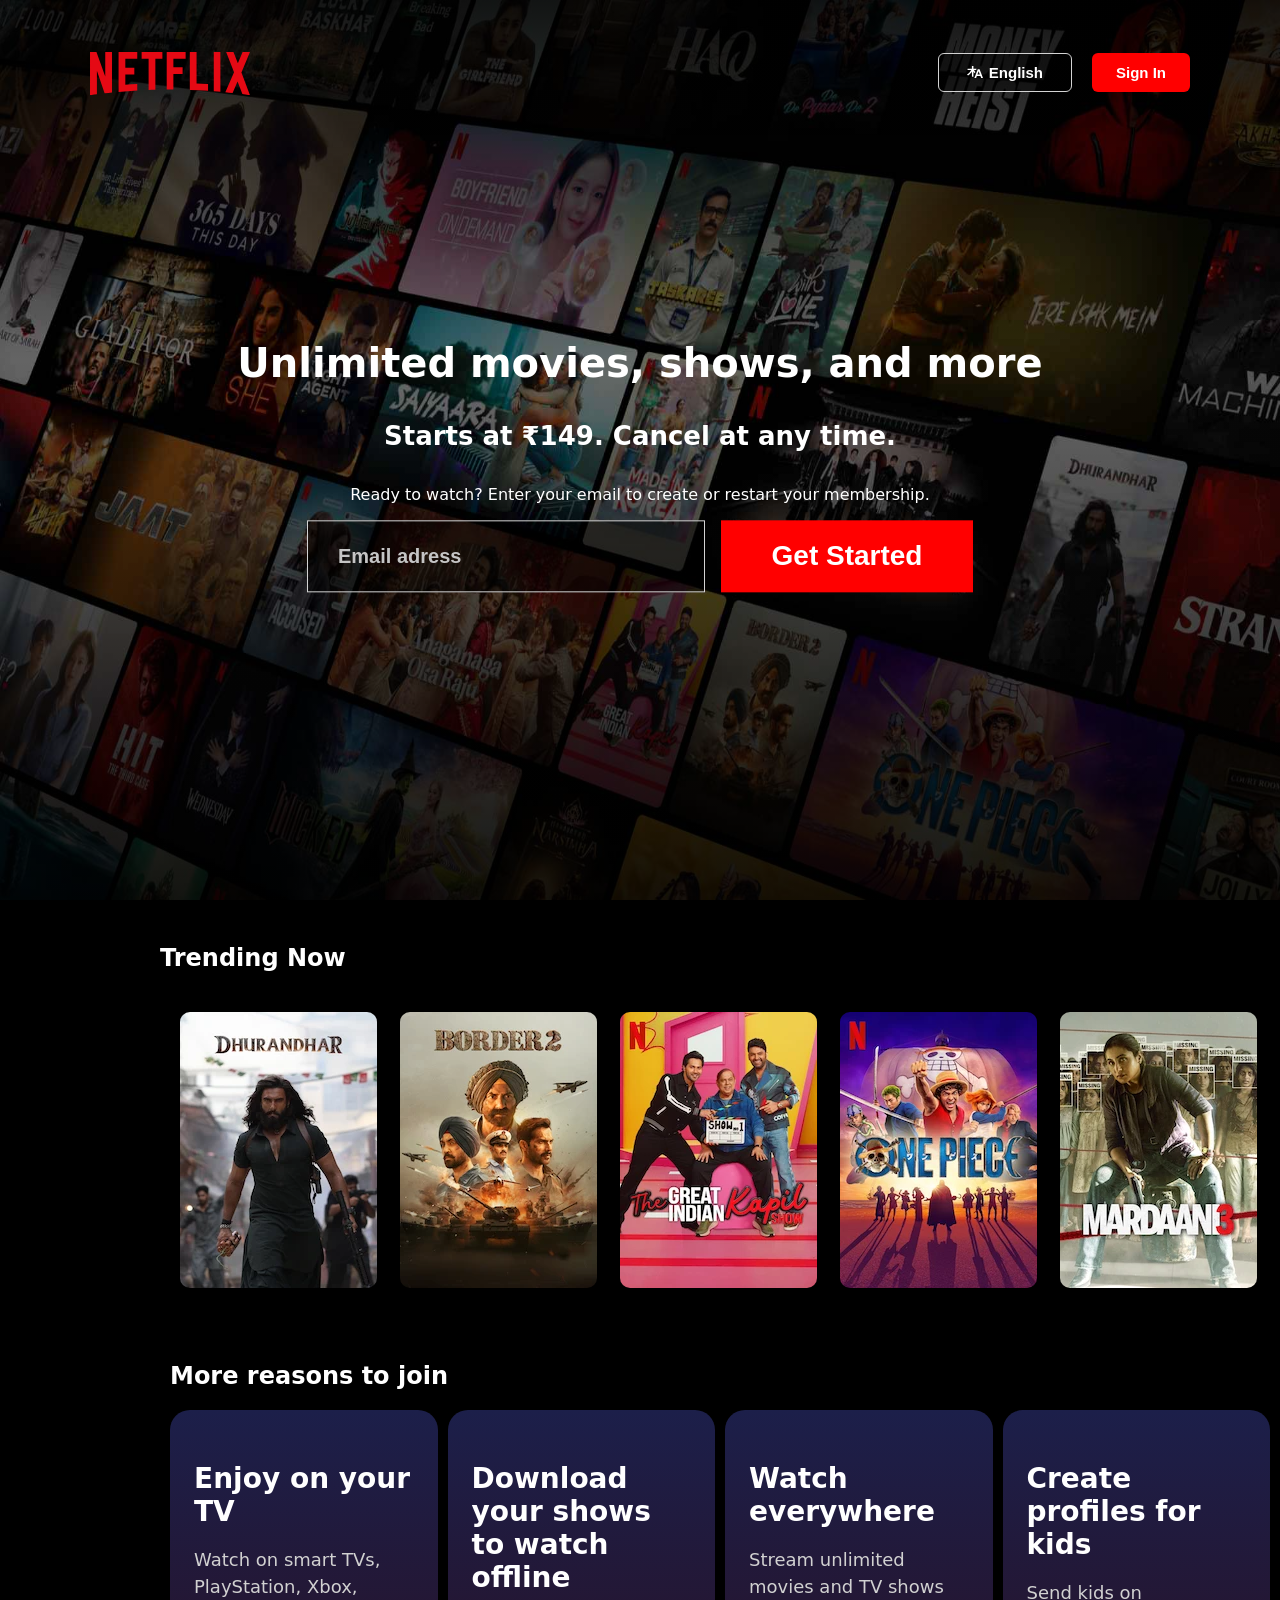
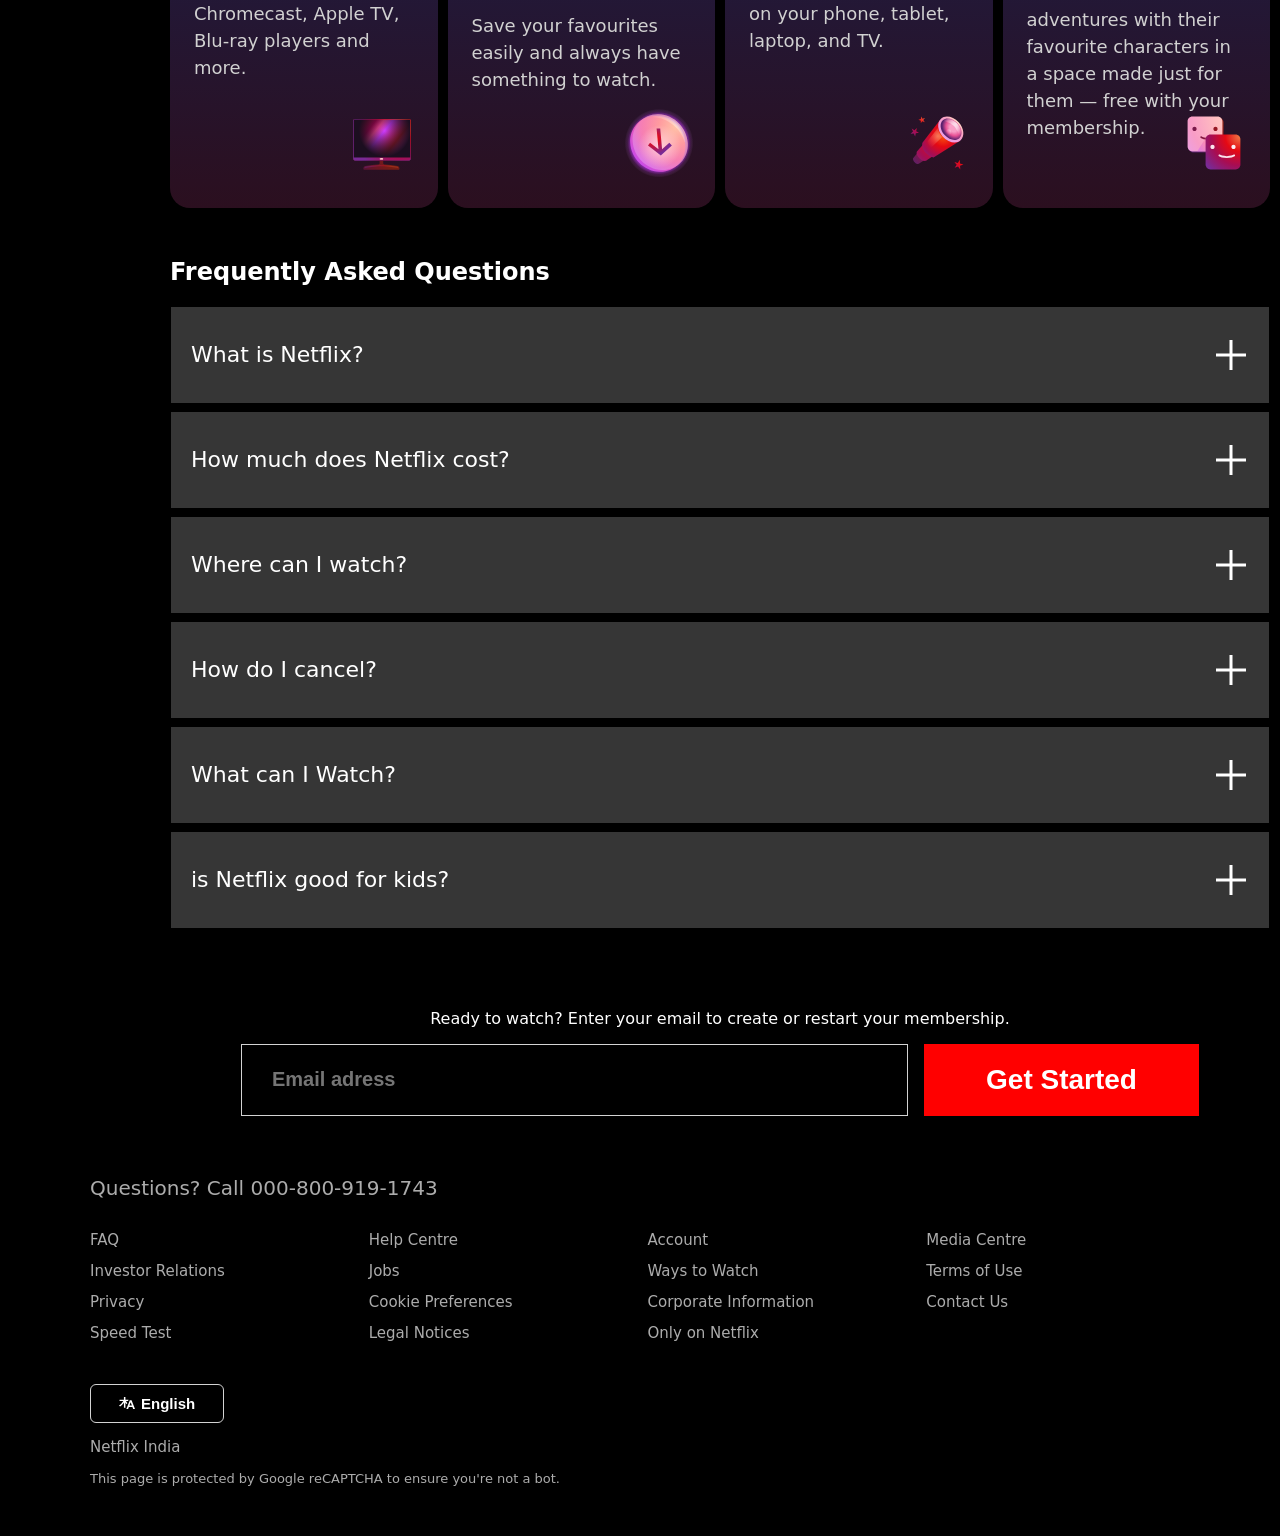
<file: Assignment_6_Netflix/Index.html>
<!DOCTYPE html>
<html lang="en">

<head>
    <meta charset="UTF-8">
    <meta name="viewport" content="width=device-width, initial-scale=1.0">
    <title>Document</title>
    <link rel="stylesheet" href="style.css">
</head>

<body>
    <section>
        <div class="first_section">
            <img src="bg_img.jpg" class="bg_img" alt="">
            <div class="tint"></div>
            <div class="nav">
                <a href="" class="logo"><svg viewBox="0 0 111 30" version="1.1" fill="rgb(229,9,20)"
                        xmlns="http://www.w3.org/2000/svg" xmlns:xlink="http://www.w3.org/1999/xlink" aria-hidden="true"
                        role="img" class="default-ltr-cache-1d568uk ev1dnif2">
                        <g>
                            <path
                                d="M105.06233,14.2806261 L110.999156,30 C109.249227,29.7497422 107.500234,29.4366857 105.718437,29.1554972 L102.374168,20.4686475 L98.9371075,28.4375293 C97.2499766,28.1563408 95.5928391,28.061674 93.9057081,27.8432843 L99.9372012,14.0931671 L94.4680851,-5.68434189e-14 L99.5313525,-5.68434189e-14 L102.593495,7.87421502 L105.874965,-5.68434189e-14 L110.999156,-5.68434189e-14 L105.06233,14.2806261 Z M90.4686475,-5.68434189e-14 L85.8749649,-5.68434189e-14 L85.8749649,27.2499766 C87.3746368,27.3437061 88.9371075,27.4055675 90.4686475,27.5930265 L90.4686475,-5.68434189e-14 Z M81.9055207,26.93692 C77.7186241,26.6557316 73.5307901,26.4064111 69.250164,26.3117443 L69.250164,-5.68434189e-14 L73.9366389,-5.68434189e-14 L73.9366389,21.8745899 C76.6248008,21.9373887 79.3120255,22.1557784 81.9055207,22.2804387 L81.9055207,26.93692 Z M64.2496954,10.6561065 L64.2496954,15.3435186 L57.8442216,15.3435186 L57.8442216,25.9996251 L53.2186709,25.9996251 L53.2186709,-5.68434189e-14 L66.3436123,-5.68434189e-14 L66.3436123,4.68741213 L57.8442216,4.68741213 L57.8442216,10.6561065 L64.2496954,10.6561065 Z M45.3435186,4.68741213 L45.3435186,26.2498828 C43.7810479,26.2498828 42.1876465,26.2498828 40.6561065,26.3117443 L40.6561065,4.68741213 L35.8121661,4.68741213 L35.8121661,-5.68434189e-14 L50.2183897,-5.68434189e-14 L50.2183897,4.68741213 L45.3435186,4.68741213 Z M30.749836,15.5928391 C28.687787,15.5928391 26.2498828,15.5928391 24.4999531,15.6875059 L24.4999531,22.6562939 C27.2499766,22.4678976 30,22.2495079 32.7809542,22.1557784 L32.7809542,26.6557316 L19.812541,27.6876933 L19.812541,-5.68434189e-14 L32.7809542,-5.68434189e-14 L32.7809542,4.68741213 L24.4999531,4.68741213 L24.4999531,10.9991564 C26.3126816,10.9991564 29.0936358,10.9054269 30.749836,10.9054269 L30.749836,15.5928391 Z M4.78114163,12.9684132 L4.78114163,29.3429562 C3.09401069,29.5313525 1.59340144,29.7497422 0,30 L0,-5.68434189e-14 L4.4690224,-5.68434189e-14 L10.562377,17.0315868 L10.562377,-5.68434189e-14 L15.2497891,-5.68434189e-14 L15.2497891,28.061674 C13.5935889,28.3437998 11.906458,28.4375293 10.1246602,28.6868498 L4.78114163,12.9684132 Z" />
                        </g>
                    </svg></a>
                <div class="nav_flex">
                    <button class="en_btn"><span class="en_btn_logo"><svg viewBox="0 0 16 16" width="16" height="16"
                                data-icon="LanguagesSmall" data-icon-id=":R135daqjalalalb96:" aria-hidden="true"
                                xmlns="http://www.w3.org/2000/svg" fill="none" role="img">
                                <path fill="currentColor" fill-rule="evenodd"
                                    d="M10.77 5.33 10.5 6 9.34 8.94l-.57 1.44L7.33 14h1.78l.73-1.97h3.58l.74 1.97H16l-3.43-8.67zm-.15 4.6-.24.63h2.51l-1.26-3.35zm-1.1-5.09.1-.19h-3.2V2h-1.5v2.65H.55V6h3.77A11 11 0 0 1 0 10.43c.33.28.81.8 1.05 1.16 1.5-.91 2.85-2.36 3.88-4.02v5.1h1.49V7.52q.6.95 1.33 1.8l.57-1.43a12 12 0 0 1-1.34-1.9h2.09z"
                                    clip-rule="evenodd" />
                            </svg></span> English</button>
                    <button class="signin_btn">Sign In</button>
                </div>

            </div>
            <div class="content">
                <h2>Unlimited movies, shows, and more</h2>
                <h4>Starts at ₹149. Cancel at any time.</h4>
                <p>Ready to watch? Enter your email to create or restart your membership.</p>
                <div class="email_btn_inp">
                    <input type="email" class="reg_inp" placeholder="Email adress">
                    <button class="email_btn">Get Started</button>
                </div>
            </div>
        </div>
    </section>
    <section class="second_section">
        <div class="heading">
            <h2>Trending Now</h2>
            <div class="card_container">
                <div class="card">
                    <img src="card_1.webp" alt="">
                </div>
                <div class="card">
                    <img src="card_2.webp" alt="">
                </div>
                <div class="card">
                    <img src="card_3.webp" alt="">
                </div>
                <div class="card">
                    <img src="card_4.webp" alt="">
                </div>
                <div class="card">
                    <img src="card_5.webp" alt="">
                </div>
                <div class="card">
                    <img src="card_6.webp" alt="">
                </div>
                <div class="card">
                    <img src="card_7.webp" alt="">
                </div>
                <div class="card">
                    <img src="card_8.webp" alt="">
                </div>
                <div class="card">
                    <img src="card_9.webp" alt="">
                </div>
                <div class="card">
                    <img src="card_10.webp" alt="">
                </div>
            </div>
        </div>
        <div class="mrtj">
            <h2 class="mrtj_card_container_h2"> More reasons to join </h2>
            <div class="mrtj_card_container">
                <div class="mrtj_card_1">
                    <h3>Enjoy on your TV</h3>
                    <p>Watch on smart TVs, PlayStation, Xbox, Chromecast, Apple TV, Blu-ray players and more.</p>
                    <span class="card_icon">
                        <svg xmlns="http://www.w3.org/2000/svg" width="72" height="72" viewBox="0 0 72 72" fill="none"><g id="television-core-small"><path id="Vector" fill-rule="evenodd" clip-rule="evenodd" d="M37.2 53.3992C37.2 52.7365 36.6628 52.1992 36 52.1992H34.8C34.1373 52.1992 33.6 52.7365 33.6 53.3992V56.2636C33.6 56.9129 33.0834 57.4433 32.4347 57.4739C30.3013 57.5744 28.1719 57.7834 26.0546 58.1011L19.444 59.0926C18.2692 59.2688 17.4 60.2782 17.4 61.4662V62.0992C17.4 62.4304 17.6686 62.6992 18 62.6992H52.8C53.1314 62.6992 53.4 62.4304 53.4 62.0992V61.4662C53.4 60.2782 52.5309 59.2688 51.3561 59.0926L44.7454 58.1011C42.6282 57.7834 40.4987 57.5744 38.3653 57.4739C37.7167 57.4433 37.2 56.9129 37.2 56.2636V53.3992Z" fill="url(#paint0_radial_5179_1308)"/><path id="Vector_2" d="M18.6 60.7388C18.6 60.2306 18.9587 59.796 19.4602 59.711C22.0196 59.2775 29.7585 58.0508 35.4 58.0508C41.0415 58.0508 48.7804 59.2775 51.3398 59.711C51.8412 59.796 52.2 60.2306 52.2 60.7388C52.2 60.902 52.0575 61.0268 51.8967 61.0004C50.1219 60.707 40.9704 59.2409 35.4 59.2409C29.8295 59.2409 20.678 60.707 18.9033 61.0004C18.7425 61.0268 18.6 60.902 18.6 60.7388Z" fill="url(#paint1_radial_5179_1308)"/><path id="Vector_3" d="M63 12H8.99995C8.00584 12 7.19995 12.8059 7.19995 13.8V51.6C7.19995 52.5941 8.00584 53.4 8.99995 53.4H63C63.9941 53.4 64.8 52.5941 64.8 51.6V13.8C64.8 12.8059 63.9941 12 63 12Z" fill="url(#paint2_linear_5179_1308)"/><path id="Vector_4" d="M63 12H8.99995C8.00584 12 7.19995 12.8059 7.19995 13.8V51.6C7.19995 52.5941 8.00584 53.4 8.99995 53.4H63C63.9941 53.4 64.8 52.5941 64.8 51.6V13.8C64.8 12.8059 63.9941 12 63 12Z" fill="url(#paint3_radial_5179_1308)"/><path id="Vector_5" fill-rule="evenodd" clip-rule="evenodd" d="M8.99995 12.6H63C63.663 12.6 64.2 13.1372 64.2 13.8V50.4H7.79995V13.8C7.79995 13.1372 8.33719 12.6 8.99995 12.6ZM7.19995 50.4V13.8C7.19995 12.8059 8.00581 12 8.99995 12H63C63.9942 12 64.8 12.8059 64.8 13.8V50.4V51.6C64.8 52.5941 63.9942 53.4 63 53.4H8.99995C8.00581 53.4 7.19995 52.5941 7.19995 51.6V50.4Z" fill="url(#paint4_radial_5179_1308)"/><path id="Vector_6" d="M35.4 52.8C36.3941 52.8 37.2 52.3971 37.2 51.9C37.2 51.4029 36.3941 51 35.4 51C34.4059 51 33.6 51.4029 33.6 51.9C33.6 52.3971 34.4059 52.8 35.4 52.8Z" fill="url(#paint5_radial_5179_1308)"/></g><defs><radialGradient id="paint0_radial_5179_1308" cx="0" cy="0" r="1" gradientUnits="userSpaceOnUse" gradientTransform="translate(50.3269 49.3723) rotate(118.526) scale(55.1579 46.2871)"><stop stop-color="#802600"/><stop offset="0.333333" stop-color="#6F181D"/><stop offset="0.666667" stop-color="#5B1333"/><stop offset="1" stop-color="#391945"/></radialGradient><radialGradient id="paint1_radial_5179_1308" cx="0" cy="0" r="1" gradientUnits="userSpaceOnUse" gradientTransform="translate(48.1077 53.6128) rotate(158.116) scale(32.7275 42.219)"><stop stop-color="#99421D"/><stop offset="0.333333" stop-color="#99161D"/><stop offset="0.666667" stop-color="#7D1845"/><stop offset="1" stop-color="#59216E"/></radialGradient><linearGradient id="paint2_linear_5179_1308" x1="10.4727" y1="14.9572" x2="56.1755" y2="51.4814" gradientUnits="userSpaceOnUse"><stop stop-color="#99161D"/><stop offset="0.245283" stop-color="#CA005B"/><stop offset="0.346698" stop-color="#FF479A"/><stop offset="0.46934" stop-color="#CC3CFF"/><stop offset="0.735849" stop-color="#BC1A22"/><stop offset="1" stop-color="#C94FF5"/></linearGradient><radialGradient id="paint3_radial_5179_1308" cx="0" cy="0" r="1" gradientUnits="userSpaceOnUse" gradientTransform="translate(38.6181 23.8286) rotate(90) scale(25.9571 25.8545)"><stop stop-color="#1C0E20" stop-opacity="0"/><stop offset="1" stop-color="#1C0E20"/></radialGradient><radialGradient id="paint4_radial_5179_1308" cx="0" cy="0" r="1" gradientUnits="userSpaceOnUse" gradientTransform="translate(54 20.1938) rotate(144.293) scale(47.2897 44.8232)"><stop stop-color="#EF7744"/><stop offset="0.333333" stop-color="#E50914"/><stop offset="0.666667" stop-color="#A70D53"/><stop offset="1" stop-color="#792A95"/></radialGradient><radialGradient id="paint5_radial_5179_1308" cx="0" cy="0" r="1" gradientUnits="userSpaceOnUse" gradientTransform="translate(36.525 51.3562) rotate(135) scale(4.58735)"><stop stop-color="#FFDCCC"/><stop offset="0.333333" stop-color="#FFBDC0"/><stop offset="0.666667" stop-color="#F89DC6"/><stop offset="1" stop-color="#E4A1FA"/></radialGradient></defs></svg>

                    </span>
                </div>
                <div class="mrtj_card_1">
                    <h3>Download your shows to watch offline</h3>
                    <p>Save your favourites easily and always have something to watch.</p>
                    <span class="card_icon">
                        <svg xmlns="http://www.w3.org/2000/svg" width="72" height="72" viewBox="0 0 72 72" fill="none"><g id="download-core-small"><path id="Vector" d="M36 70.2008C54.8882 70.2008 70.2001 54.8889 70.2001 36.0008C70.2001 17.1126 54.8882 1.80078 36 1.80078C17.1119 1.80078 1.80005 17.1126 1.80005 36.0008C1.80005 54.8889 17.1119 70.2008 36 70.2008Z" fill="url(#paint0_radial_5179_7940)"/><path id="Vector_2" opacity="0.4" d="M64.7658 36.195C65.5206 51.5916 53.7908 63.5824 38.5668 62.977C23.3428 62.3722 10.3893 49.4 9.63446 34.0034C8.87954 18.6068 20.6091 6.61594 35.8331 7.22116C51.0571 7.82638 64.0104 20.7984 64.7658 36.195Z" fill="url(#paint1_radial_5179_7940)"/><path id="Vector_3" d="M62.3657 37.9958C63.1205 53.3924 51.3908 65.3832 36.1668 64.7778C20.9428 64.173 7.9893 51.2008 7.23444 35.8041C6.47952 20.4075 18.2091 8.41672 33.4331 9.02194C48.6571 9.62716 61.6103 22.5992 62.3657 37.9958Z" fill="url(#paint2_radial_5179_7940)"/><path id="Vector_4" opacity="0.5" d="M64.7658 36.195C65.5206 51.5916 53.7908 63.5824 38.5668 62.977C23.3428 62.3722 10.3893 49.4 9.63446 34.0034C8.87954 18.6068 20.6091 6.61594 35.8331 7.22116C51.0571 7.82638 64.0104 20.7984 64.7658 36.195Z" fill="url(#paint3_radial_5179_7940)"/><path id="Vector_5" opacity="0.6" d="M36.9 60.6C48.6636 60.6 58.2 51.0637 58.2 39.3C58.2 27.5363 48.6636 18 36.9 18C25.1363 18 15.6 27.5363 15.6 39.3C15.6 51.0637 25.1363 60.6 36.9 60.6Z" fill="url(#paint4_radial_5179_7940)"/><path id="Vector_6" fill-rule="evenodd" clip-rule="evenodd" d="M39.0849 42.2727L46.3387 35.76L48.8945 38.5142L38.9118 47.477L37.8466 48.4333L36.6071 47.477L24.9899 38.5142L27.0434 35.76L35.4849 42.2727L33.6 21.6016H37.2L39.0849 42.2727Z" fill="url(#paint5_radial_5179_7940)"/><path id="Vector_7" opacity="0.4" fill-rule="evenodd" clip-rule="evenodd" d="M61.6566 34.9618C61.7832 35.3893 62.391 35.3233 62.3694 34.878C61.6962 21.1369 50.1509 9.55975 36.5817 9.01957C34.4606 8.93515 32.4155 9.12541 30.4772 9.55909C30.0745 9.64915 30.1575 10.2082 30.5697 10.2246C45.0094 10.7979 57.6246 21.2971 61.6566 34.9618Z" fill="url(#paint6_radial_5179_7940)"/></g><defs><radialGradient id="paint0_radial_5179_7940" cx="0" cy="0" r="1" gradientUnits="userSpaceOnUse" gradientTransform="translate(36.0001 36.1837) rotate(-90) scale(34.3829)"><stop offset="0.782019" stop-color="#982DBE"/><stop offset="0.906819" stop-color="#B038DC" stop-opacity="0.2"/><stop offset="1" stop-color="#E4A1FA" stop-opacity="0"/></radialGradient><radialGradient id="paint1_radial_5179_7940" cx="0" cy="0" r="1" gradientUnits="userSpaceOnUse" gradientTransform="translate(52.9937 20.0992) rotate(135) scale(49.9836)"><stop stop-color="#FFDCCC"/><stop offset="0.333333" stop-color="#FFBDC0"/><stop offset="0.666667" stop-color="#F89DC6"/><stop offset="1" stop-color="#E4A1FA"/></radialGradient><radialGradient id="paint2_radial_5179_7940" cx="0" cy="0" r="1" gradientUnits="userSpaceOnUse" gradientTransform="translate(52.7999 19.6937) rotate(135) scale(53.1037)"><stop stop-color="#FFA984"/><stop offset="0.333333" stop-color="#FF787F"/><stop offset="0.666667" stop-color="#F45FA2"/><stop offset="1" stop-color="#C44AF1"/></radialGradient><radialGradient id="paint3_radial_5179_7940" cx="0" cy="0" r="1" gradientUnits="userSpaceOnUse" gradientTransform="translate(52.9937 20.0992) rotate(135) scale(49.9836)"><stop stop-color="#FFDCCC"/><stop offset="0.333333" stop-color="#FFBDC0"/><stop offset="0.666667" stop-color="#F89DC6"/><stop offset="1" stop-color="#E4A1FA"/></radialGradient><radialGradient id="paint4_radial_5179_7940" cx="0" cy="0" r="1" gradientUnits="userSpaceOnUse" gradientTransform="translate(36.9 39.3) scale(21.3)"><stop stop-color="white"/><stop offset="1" stop-color="white" stop-opacity="0"/></radialGradient><radialGradient id="paint5_radial_5179_7940" cx="0" cy="0" r="1" gradientUnits="userSpaceOnUse" gradientTransform="translate(31.2 32.1016) rotate(39.5226) scale(15.5567)"><stop stop-color="#EF7744"/><stop offset="0.2406" stop-color="#E50914"/><stop offset="1" stop-color="#792A95"/></radialGradient><radialGradient id="paint6_radial_5179_7940" cx="0" cy="0" r="1" gradientUnits="userSpaceOnUse" gradientTransform="translate(50.7 21.3) rotate(-180) scale(30)"><stop stop-color="white"/><stop offset="1" stop-color="white" stop-opacity="0"/></radialGradient></defs></svg>

                    </span>
                </div>
                <div class="mrtj_card_1">
                    <h3>Watch everywhere</h3>
                    <p>Stream unlimited movies and TV shows on your phone, tablet, laptop, and TV.</p>
                    <span class="card_icon">
                        <svg xmlns="http://www.w3.org/2000/svg" width="72" height="72" viewBox="0 0 72 72" fill="none"><g id="telescope-core-small"><path id="Vector" d="M24.0492 36.6016L33.6 46.3898L17.8029 56.8633C17.8029 56.8633 15.8891 57.6983 13.625 55.2638C11.361 52.8293 12.1235 51.238 12.1235 51.238L24.0492 36.6016Z" fill="url(#paint0_radial_5179_1664)"/><path id="Vector_2" d="M25.0344 34.1992L36 46.151L25.0616 53.8043C25.0616 53.8043 21.8289 55.0984 18.0987 51.0172C14.3686 46.9358 15.9198 44.5105 15.9198 44.5105L25.0344 34.1992Z" fill="url(#paint1_radial_5179_1664)"/><path id="Vector_3" d="M39 13.0195L59.1 33.6788L32.5325 50.4142C32.5325 50.4142 28.7459 50.2552 24.3978 45.4897C20.0498 40.7243 21.4096 35.8101 21.4096 35.8101L39 13.0195Z" fill="url(#paint2_radial_5179_1664)"/><path id="Vector_4" d="M57.6709 15.3516C63.1044 21.2807 63.9858 29.2883 59.6386 33.2371C55.2916 37.186 47.3628 35.5806 41.9292 29.6515C36.4954 23.7224 35.6145 15.7148 39.9615 11.766C44.3084 7.81716 52.2372 9.42252 57.6709 15.3516Z" fill="url(#paint3_radial_5179_1664)"/><path id="Vector_5" d="M58.3787 31.255C54.8121 34.5032 48.2143 33.0817 43.6421 28.0798C39.07 23.078 38.2547 16.39 41.8213 13.1419C45.3879 9.89364 51.9857 11.3152 56.5579 16.3171C61.1298 21.3189 61.9452 28.0069 58.3787 31.255Z" fill="url(#paint4_radial_5179_1664)"/><path id="Vector_6" opacity="0.85" d="M59.6783 28.823C60.576 24.1785 59.6544 20.5934 56.1603 16.6199C52.6662 12.6464 47.3508 10.8657 43.7796 12.7598C39.371 15.098 48.3734 13.5961 53.4577 19.5815C57.8259 24.724 58.8516 33.1009 59.6783 28.823Z" fill="url(#paint5_radial_5179_1664)"/><path id="Vector_7" opacity="0.4" d="M50.3979 25.2452C50.4549 26.7239 49.2932 27.7677 47.8032 27.5766C46.3131 27.3856 45.059 26.032 45.002 24.5532C44.945 23.0745 46.1067 22.0307 47.5968 22.2218C49.0868 22.4128 50.341 23.7664 50.3979 25.2452Z" fill="url(#paint6_radial_5179_1664)"/><path id="Vector_8" opacity="0.6" d="M36.9217 21.0039L26.4258 34.3627C26.3297 36.4604 28.2903 39.5534 30.0334 40.8344L41.2345 29.9105C39.6 28.2005 36.9591 24.1025 36.9217 21.0039Z" fill="url(#paint7_radial_5179_1664)"/><path id="Vector_9" fill-rule="evenodd" clip-rule="evenodd" d="M20.0576 9.60156L21.479 11.7187L24 11.0654L22.3575 13.0272L23.7789 15.1444L21.3424 14.2397L19.7 16.2016L19.8365 13.6806L17.4 12.7759L19.9209 12.1225L20.0576 9.60156ZM58.776 52.8016L58.9623 56.4685L62.4 57.4188L59.0774 58.7347L59.2637 62.4016L57.0239 59.548L53.7014 60.8638L55.6397 57.7843L53.4 54.9307L56.8377 55.8811L58.776 52.8016ZM15.206 24.2101L15.8768 21.0016L13.4793 23.1964L10.6853 21.5563L11.9975 24.553L9.59998 26.7478L12.8085 26.405L14.1207 29.4016L14.7915 26.1931L18 25.8502L15.206 24.2101Z" fill="url(#paint8_linear_5179_1664)"/></g><defs><radialGradient id="paint0_radial_5179_1664" cx="0" cy="0" r="1" gradientUnits="userSpaceOnUse" gradientTransform="translate(36.6875 32.7016) rotate(135) scale(34.9134)"><stop stop-color="#99421D"/><stop offset="0.333333" stop-color="#99161D"/><stop offset="0.666667" stop-color="#7D1845"/><stop offset="1" stop-color="#59216E"/></radialGradient><radialGradient id="paint1_radial_5179_1664" cx="0" cy="0" r="1" gradientUnits="userSpaceOnUse" gradientTransform="translate(42.5937 27.2992) rotate(135) scale(44.5477 44.5279)"><stop stop-color="#EF7744"/><stop offset="0.333333" stop-color="#E50914"/><stop offset="0.666667" stop-color="#A70D53"/><stop offset="1" stop-color="#792A95"/></radialGradient><radialGradient id="paint2_radial_5179_1664" cx="0" cy="0" r="1" gradientUnits="userSpaceOnUse" gradientTransform="translate(42.3 29.106) rotate(135) scale(31.8127)"><stop stop-color="#FB540D"/><stop offset="0.333333" stop-color="#E50914"/><stop offset="0.666667" stop-color="#A70D53"/><stop offset="1" stop-color="#792A95"/></radialGradient><radialGradient id="paint3_radial_5179_1664" cx="0" cy="0" r="1" gradientUnits="userSpaceOnUse" gradientTransform="translate(57.675 14.7078) rotate(134.326) scale(24.0433 24.0367)"><stop stop-color="#FFDCCC"/><stop offset="0.333333" stop-color="#FFBDC0"/><stop offset="0.666667" stop-color="#F89DC6"/><stop offset="1" stop-color="#E4A1FA"/></radialGradient><radialGradient id="paint4_radial_5179_1664" cx="0" cy="0" r="1" gradientUnits="userSpaceOnUse" gradientTransform="translate(52.1305 21.273) rotate(141.875) scale(9.87138 12.8159)"><stop offset="0.307292" stop-color="#F89DC6"/><stop offset="0.645392" stop-color="#E75094"/><stop offset="1" stop-color="#59216E"/></radialGradient><radialGradient id="paint5_radial_5179_1664" cx="0" cy="0" r="1" gradientUnits="userSpaceOnUse" gradientTransform="translate(55.8 15.6) rotate(135) scale(13.1522)"><stop stop-color="white"/><stop offset="1" stop-color="white" stop-opacity="0"/></radialGradient><radialGradient id="paint6_radial_5179_1664" cx="0" cy="0" r="1" gradientUnits="userSpaceOnUse" gradientTransform="translate(49.2362 22.9648) rotate(131.079) scale(5.08644 6.006)"><stop stop-color="white"/><stop offset="1" stop-color="white" stop-opacity="0"/></radialGradient><radialGradient id="paint7_radial_5179_1664" cx="0" cy="0" r="1" gradientUnits="userSpaceOnUse" gradientTransform="translate(36.8758 29.1353) rotate(137.622) scale(13.5764)"><stop stop-color="#FFA984"/><stop offset="1" stop-color="#F7636B" stop-opacity="0"/></radialGradient><linearGradient id="paint8_linear_5179_1664" x1="44.65" y1="27.9016" x2="24.25" y2="48.3016" gradientUnits="userSpaceOnUse"><stop stop-color="#EF7744"/><stop offset="0.333333" stop-color="#E50914"/><stop offset="0.666667" stop-color="#A70D53"/><stop offset="1" stop-color="#792A95"/></linearGradient></defs></svg>

                    </span>
                </div>
                <div class="mrtj_card_1">
                    <h3>Create profiles for kids</h3>
                    <p>Send kids on adventures with their favourite characters in a space made just for them — free with your membership.</p>
                    <span class="card_icon">
                        <svg xmlns="http://www.w3.org/2000/svg" width="72" height="72" viewBox="0 0 72 72" fill="none"><g id="profiles-core-small"><path id="Vector" d="M10.8 15.6008C10.8 12.9499 12.949 10.8008 15.5999 10.8008H40.8C43.4509 10.8008 45.6 12.9498 45.6 15.6008V40.8007C45.6 43.4516 43.4509 45.6007 40.8 45.6007H15.6C12.949 45.6007 10.8 43.4517 10.8 40.8007V15.6008Z" fill="url(#paint0_radial_5179_7919)"/><path id="Vector_2" d="M9.59998 14.4016C9.59998 11.7506 11.749 9.60162 14.4 9.60156H39.6C42.251 9.60156 44.4 11.7506 44.4 14.4016V39.6015C44.4 42.2525 42.251 44.4015 39.6 44.4015H14.4C11.749 44.4016 9.59998 42.2525 9.59998 39.6015V14.4016Z" fill="url(#paint1_radial_5179_7919)"/><path id="Vector_3" d="M18.6 21.9008C18.6 23.0606 17.6598 24.0008 16.5 24.0008C15.3402 24.0008 14.4 23.0606 14.4 21.9008C14.4 20.741 15.3402 19.8008 16.5 19.8008C17.6598 19.8008 18.6 20.741 18.6 21.9008Z" fill="url(#paint2_radial_5179_7919)"/><path id="Vector_4" d="M39.6 21.9008C39.6 23.0606 38.6598 24.0008 37.5 24.0008C36.3402 24.0008 35.4 23.0606 35.4 21.9008C35.4 20.741 36.3402 19.8008 37.5 19.8008C38.6598 19.8008 39.6 20.741 39.6 21.9008Z" fill="url(#paint3_radial_5179_7919)"/><path id="Vector_5" d="M23.6713 29.4501C23.2437 29.1967 22.6917 29.3379 22.4383 29.7655C22.1848 30.1932 22.3261 30.7452 22.7537 30.9986C23.8254 31.6337 26.769 32.7744 30.6375 32.7744C34.506 32.7744 37.4497 31.6337 38.5213 30.9986C38.949 30.7452 39.0902 30.1932 38.8368 29.7655C38.5834 29.3379 38.0313 29.1967 37.6037 29.4501C36.8191 29.9151 34.194 30.9744 30.6375 30.9744C27.081 30.9744 24.456 29.9151 23.6713 29.4501Z" fill="url(#paint4_radial_5179_7919)"/><path id="Vector_6" opacity="0.35" d="M19.2 44.4016H28.2L32.4 27.6016C30.2787 28.1801 28.4542 29.5387 27.2921 31.4053L19.2 44.4016Z" fill="url(#paint5_radial_5179_7919)"/><path id="Vector_7" d="M27.6 32.4016C27.6 29.7506 29.749 27.6016 32.4 27.6016L57.6 27.6016C60.2508 27.6016 62.4 29.7506 62.4 32.4016V57.6015C62.4 60.2524 60.2508 62.4016 57.6 62.4016H32.4C29.749 62.4016 27.6 60.2524 27.6 57.6016V32.4016Z" fill="url(#paint6_radial_5179_7919)"/><path id="Vector_8" d="M36.6 39.9008C36.6 41.0606 35.6598 42.0008 34.5 42.0008C33.3402 42.0008 32.4 41.0606 32.4 39.9008C32.4 38.741 33.3402 37.8008 34.5 37.8008C35.6598 37.8008 36.6 38.741 36.6 39.9008Z" fill="url(#paint7_radial_5179_7919)"/><path id="Vector_9" d="M57.6 39.9008C57.6 41.0606 56.6598 42.0008 55.5 42.0008C54.3402 42.0008 53.4 41.0606 53.4 39.9008C53.4 38.741 54.3402 37.8008 55.5 37.8008C56.6598 37.8008 57.6 38.741 57.6 39.9008Z" fill="url(#paint8_radial_5179_7919)"/><path id="Vector_10" d="M41.8213 47.6025C41.3937 47.349 40.8416 47.4903 40.5882 47.9179C40.3348 48.3455 40.476 48.8976 40.9037 49.1509C41.9753 49.786 44.919 50.9267 48.7875 50.9267C52.656 50.9267 55.5996 49.786 56.6713 49.1509C57.0989 48.8976 57.2402 48.3455 56.9867 47.9179C56.7333 47.4903 56.1813 47.349 55.7537 47.6025C54.969 48.0674 52.344 49.1267 48.7875 49.1267C45.231 49.1267 42.6059 48.0674 41.8213 47.6025Z" fill="url(#paint9_radial_5179_7919)"/></g><defs><radialGradient id="paint0_radial_5179_7919" cx="0" cy="0" r="1" gradientUnits="userSpaceOnUse" gradientTransform="translate(39.075 17.6882) rotate(135) scale(32.8097)"><stop stop-color="#99421D"/><stop offset="0.333333" stop-color="#99161D"/><stop offset="0.666667" stop-color="#7D1845"/><stop offset="1" stop-color="#59216E"/></radialGradient><radialGradient id="paint1_radial_5179_7919" cx="0" cy="0" r="1" gradientUnits="userSpaceOnUse" gradientTransform="translate(62.4 8.70157) rotate(133.87) scale(75.3216)"><stop stop-color="#FFDCCC"/><stop offset="0.333333" stop-color="#FFBDC0"/><stop offset="0.666667" stop-color="#F89DC6"/><stop offset="1" stop-color="#E4A1FA"/></radialGradient><radialGradient id="paint2_radial_5179_7919" cx="0" cy="0" r="1" gradientUnits="userSpaceOnUse" gradientTransform="translate(60.3 11.1008) rotate(133.939) scale(68.7426 55.9547)"><stop stop-color="#99421D"/><stop offset="0.333333" stop-color="#99161D"/><stop offset="0.666667" stop-color="#7D1845"/><stop offset="1" stop-color="#59216E"/></radialGradient><radialGradient id="paint3_radial_5179_7919" cx="0" cy="0" r="1" gradientUnits="userSpaceOnUse" gradientTransform="translate(60.3 11.1008) rotate(133.939) scale(68.7426 55.9547)"><stop stop-color="#99421D"/><stop offset="0.333333" stop-color="#99161D"/><stop offset="0.666667" stop-color="#7D1845"/><stop offset="1" stop-color="#59216E"/></radialGradient><radialGradient id="paint4_radial_5179_7919" cx="0" cy="0" r="1" gradientUnits="userSpaceOnUse" gradientTransform="translate(60.3 11.0994) rotate(133.939) scale(68.7426 55.9548)"><stop stop-color="#99421D"/><stop offset="0.333333" stop-color="#99161D"/><stop offset="0.666667" stop-color="#7D1845"/><stop offset="1" stop-color="#59216E"/></radialGradient><radialGradient id="paint5_radial_5179_7919" cx="0" cy="0" r="1" gradientUnits="userSpaceOnUse" gradientTransform="translate(39.6 27.9016) rotate(135) scale(23.3345)"><stop stop-color="#FFA984"/><stop offset="0.333333" stop-color="#FF787F"/><stop offset="0.666667" stop-color="#F45FA2"/><stop offset="1" stop-color="#C44AF1"/></radialGradient><radialGradient id="paint6_radial_5179_7919" cx="0" cy="0" r="1" gradientUnits="userSpaceOnUse" gradientTransform="translate(61.8 29.7016) rotate(135) scale(43.2749)"><stop stop-color="#EF7744"/><stop offset="0.333333" stop-color="#E50914"/><stop offset="0.666667" stop-color="#A70D53"/><stop offset="1" stop-color="#792A95"/></radialGradient><radialGradient id="paint7_radial_5179_7919" cx="0" cy="0" r="1" gradientUnits="userSpaceOnUse" gradientTransform="translate(62.1 11.1008) rotate(137.146) scale(73.6614 60.3576)"><stop stop-color="#FFDCCC"/><stop offset="0.333333" stop-color="#FDF6F6"/><stop offset="0.666667" stop-color="#FADCE9"/><stop offset="1" stop-color="#E4A1FA"/></radialGradient><radialGradient id="paint8_radial_5179_7919" cx="0" cy="0" r="1" gradientUnits="userSpaceOnUse" gradientTransform="translate(62.1 11.1008) rotate(137.146) scale(73.6614 60.3576)"><stop stop-color="#FFDCCC"/><stop offset="0.333333" stop-color="#FDF6F6"/><stop offset="0.666667" stop-color="#FADCE9"/><stop offset="1" stop-color="#E4A1FA"/></radialGradient><radialGradient id="paint9_radial_5179_7919" cx="0" cy="0" r="1" gradientUnits="userSpaceOnUse" gradientTransform="translate(62.1 11.1017) rotate(137.146) scale(73.6614 60.3576)"><stop stop-color="#FFDCCC"/><stop offset="0.333333" stop-color="#FDF6F6"/><stop offset="0.666667" stop-color="#FADCE9"/><stop offset="1" stop-color="#E4A1FA"/></radialGradient></defs></svg>

                    </span>
                </div>
            </div>
        </div>
    </section>
    <section class="third_section">
        <div class="FAQ_section">
            <h2>Frequently Asked Questions</h2>
            <div class="faq_ques">
                <span>What is Netflix?</span>
                <span class="icon">
                    <svg viewBox="0 0 24 24" width="36" height="36" data-icon="PlusMedium" data-icon-id=":R2lakqalalaanb96:" aria-hidden="true" class="default-ltr-iqcdef-cache-120l5y1 e1jjil15" xmlns="http://www.w3.org/2000/svg" fill="none" role="img"><path fill="currentColor" fill-rule="evenodd" d="M11 11V2h2v9h9v2h-9v9h-2v-9H2v-2z" clip-rule="evenodd"/></svg>
                </span>
            </div>
            <div class="faq_ques">
                <span>How much does Netflix cost?</span>
                <span class="icon">
                    <svg viewBox="0 0 24 24" width="36" height="36" data-icon="PlusMedium" data-icon-id=":R2lakqalalaanb96:" aria-hidden="true" class="default-ltr-iqcdef-cache-120l5y1 e1jjil15" xmlns="http://www.w3.org/2000/svg" fill="none" role="img"><path fill="currentColor" fill-rule="evenodd" d="M11 11V2h2v9h9v2h-9v9h-2v-9H2v-2z" clip-rule="evenodd"/></svg>
                </span>
            </div>
            <div class="faq_ques">
                <span>Where can I watch?</span>
                <span class="icon">
                    <svg viewBox="0 0 24 24" width="36" height="36" data-icon="PlusMedium" data-icon-id=":R2lakqalalaanb96:" aria-hidden="true" class="default-ltr-iqcdef-cache-120l5y1 e1jjil15" xmlns="http://www.w3.org/2000/svg" fill="none" role="img"><path fill="currentColor" fill-rule="evenodd" d="M11 11V2h2v9h9v2h-9v9h-2v-9H2v-2z" clip-rule="evenodd"/></svg>
                </span>
            </div>
            <div class="faq_ques">
                <span>How do I cancel?</span>
                <span class="icon">
                    <svg viewBox="0 0 24 24" width="36" height="36" data-icon="PlusMedium" data-icon-id=":R2lakqalalaanb96:" aria-hidden="true" class="default-ltr-iqcdef-cache-120l5y1 e1jjil15" xmlns="http://www.w3.org/2000/svg" fill="none" role="img"><path fill="currentColor" fill-rule="evenodd" d="M11 11V2h2v9h9v2h-9v9h-2v-9H2v-2z" clip-rule="evenodd"/></svg>
                </span>
            </div>
            <div class="faq_ques">
                <span>What can I Watch?</span>
                <span class="icon">
                    <svg viewBox="0 0 24 24" width="36" height="36" data-icon="PlusMedium" data-icon-id=":R2lakqalalaanb96:" aria-hidden="true" class="default-ltr-iqcdef-cache-120l5y1 e1jjil15" xmlns="http://www.w3.org/2000/svg" fill="none" role="img"><path fill="currentColor" fill-rule="evenodd" d="M11 11V2h2v9h9v2h-9v9h-2v-9H2v-2z" clip-rule="evenodd"/></svg>
                </span>
            </div>
            <div class="faq_ques">
                <span>is Netflix good for kids?</span>
                <span class="icon">
                    <svg viewBox="0 0 24 24" width="36" height="36" data-icon="PlusMedium" data-icon-id=":R2lakqalalaanb96:" aria-hidden="true" class="default-ltr-iqcdef-cache-120l5y1 e1jjil15" xmlns="http://www.w3.org/2000/svg" fill="none" role="img"><path fill="currentColor" fill-rule="evenodd" d="M11 11V2h2v9h9v2h-9v9h-2v-9H2v-2z" clip-rule="evenodd"/></svg>
                </span>
            </div>
            <div class="faq_reg">
                <p class="rtw">Ready to watch? Enter your email to create or restart your membership.</p>
                <div class="faq_email_btn_inp">
                    <input type="email" class="faq_reg_inp" placeholder="Email adress">
                    <button class="faq_email_btn">Get Started</button>
                </div>
            </div>
        </div>
    </section>
    <footer class="footer-container">
    <p class="footer-contact">Questions? Call <a href="tel:000-800-919-1743">000-800-919-1743</a></p>
    
    <div class="footer-links">
        <ul class="link-column">
            <li><a href="#">FAQ</a></li>
            <li><a href="#">Investor Relations</a></li>
            <li><a href="#">Privacy</a></li>
            <li><a href="#">Speed Test</a></li>
        </ul>
        <ul class="link-column">
            <li><a href="#">Help Centre</a></li>
            <li><a href="#">Jobs</a></li>
            <li><a href="#">Cookie Preferences</a></li>
            <li><a href="#">Legal Notices</a></li>
        </ul>
        <ul class="link-column">
            <li><a href="#">Account</a></li>
            <li><a href="#">Ways to Watch</a></li>
            <li><a href="#">Corporate Information</a></li>
            <li><a href="#">Only on Netflix</a></li>
        </ul>
        <ul class="link-column">
            <li><a href="#">Media Centre</a></li>
            <li><a href="#">Terms of Use</a></li>
            <li><a href="#">Contact Us</a></li>
        </ul>
    </div>

    <button class="en_btn"><span class="en_btn_logo"><svg viewBox="0 0 16 16" width="16" height="16"
                data-icon="LanguagesSmall" data-icon-id=":R135daqjalalalb96:" aria-hidden="true"
                xmlns="http://www.w3.org/2000/svg" fill="none" role="img">
                <path fill="currentColor" fill-rule="evenodd"
                    d="M10.77 5.33 10.5 6 9.34 8.94l-.57 1.44L7.33 14h1.78l.73-1.97h3.58l.74 1.97H16l-3.43-8.67zm-.15 4.6-.24.63h2.51l-1.26-3.35zm-1.1-5.09.1-.19h-3.2V2h-1.5v2.65H.55V6h3.77A11 11 0 0 1 0 10.43c.33.28.81.8 1.05 1.16 1.5-.91 2.85-2.36 3.88-4.02v5.1h1.49V7.52q.6.95 1.33 1.8l.57-1.43a12 12 0 0 1-1.34-1.9h2.09z"
                    clip-rule="evenodd" />
            </svg></span> English</button>

    <p class="footer-country">Netflix India</p>
    <p class="footer-captcha">This page is protected by Google reCAPTCHA to ensure you're not a bot.</p>
</footer>
    
</body>

</html>
</file>
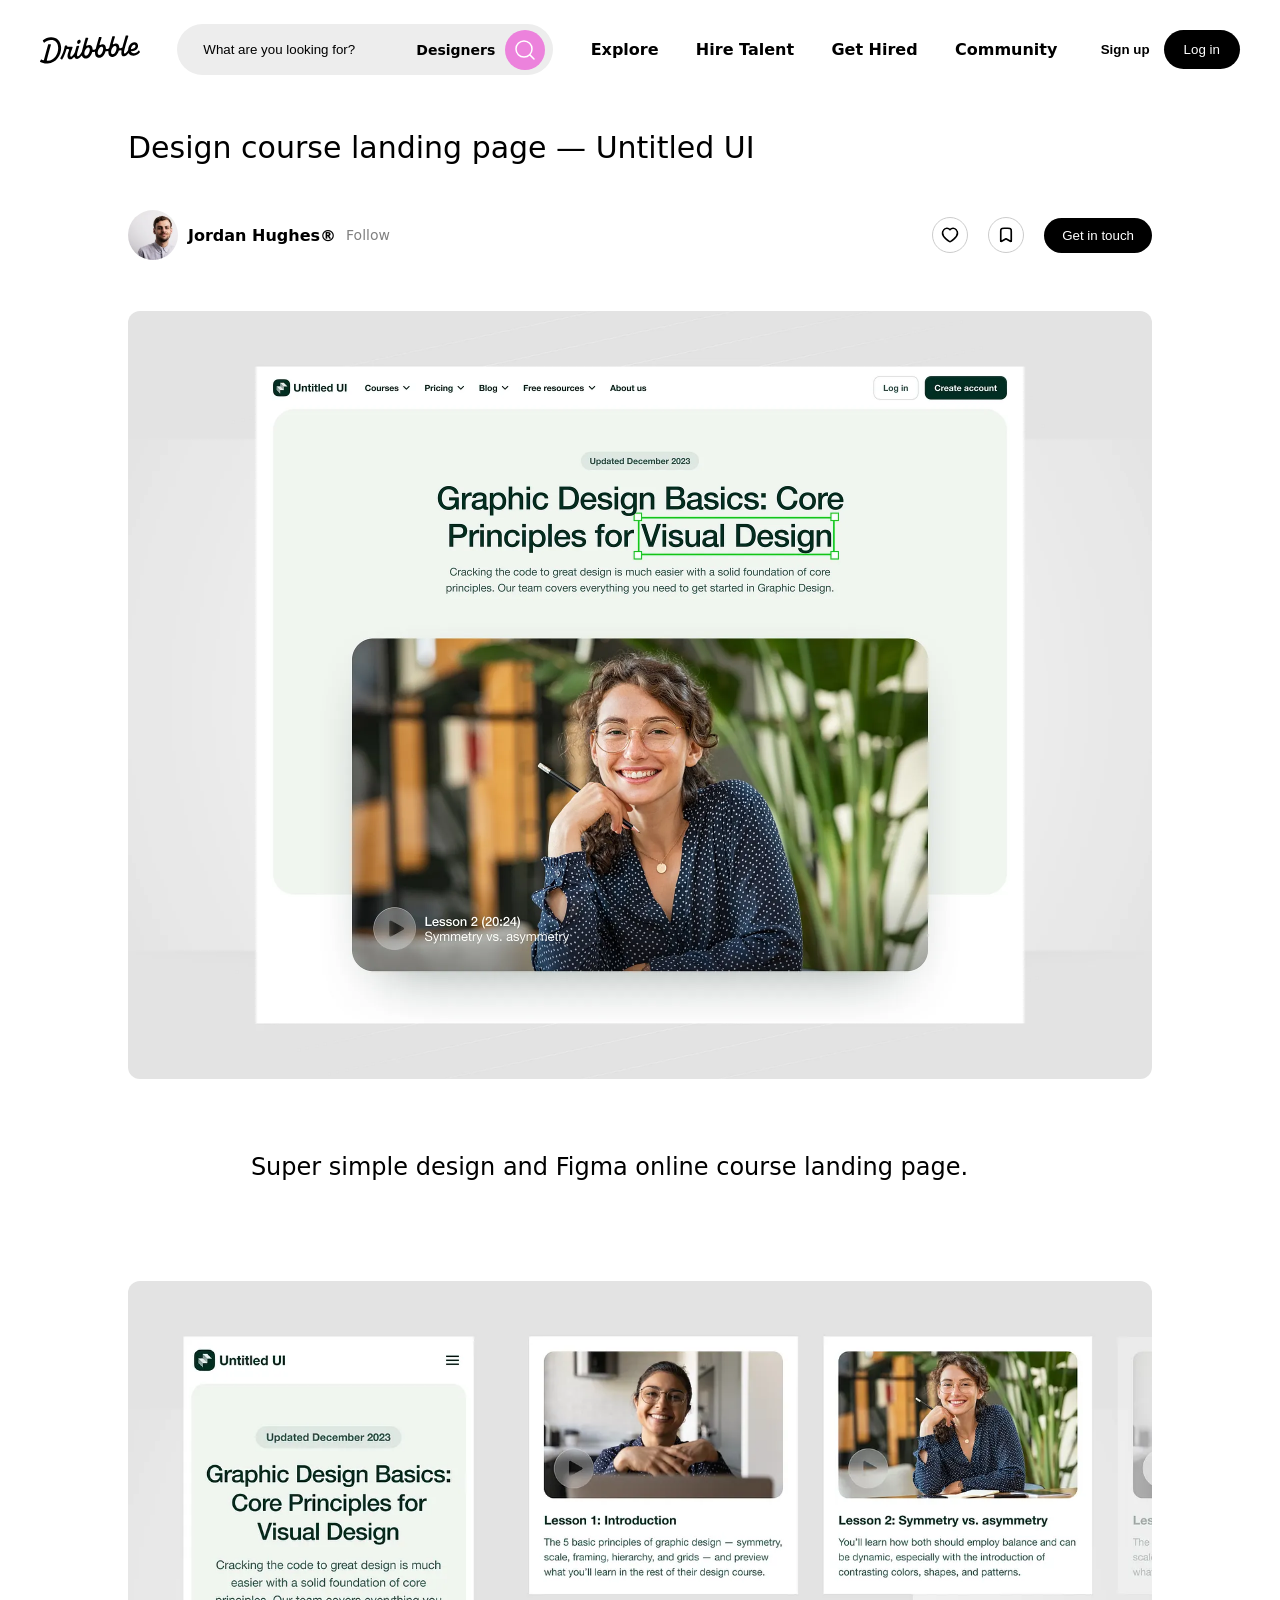
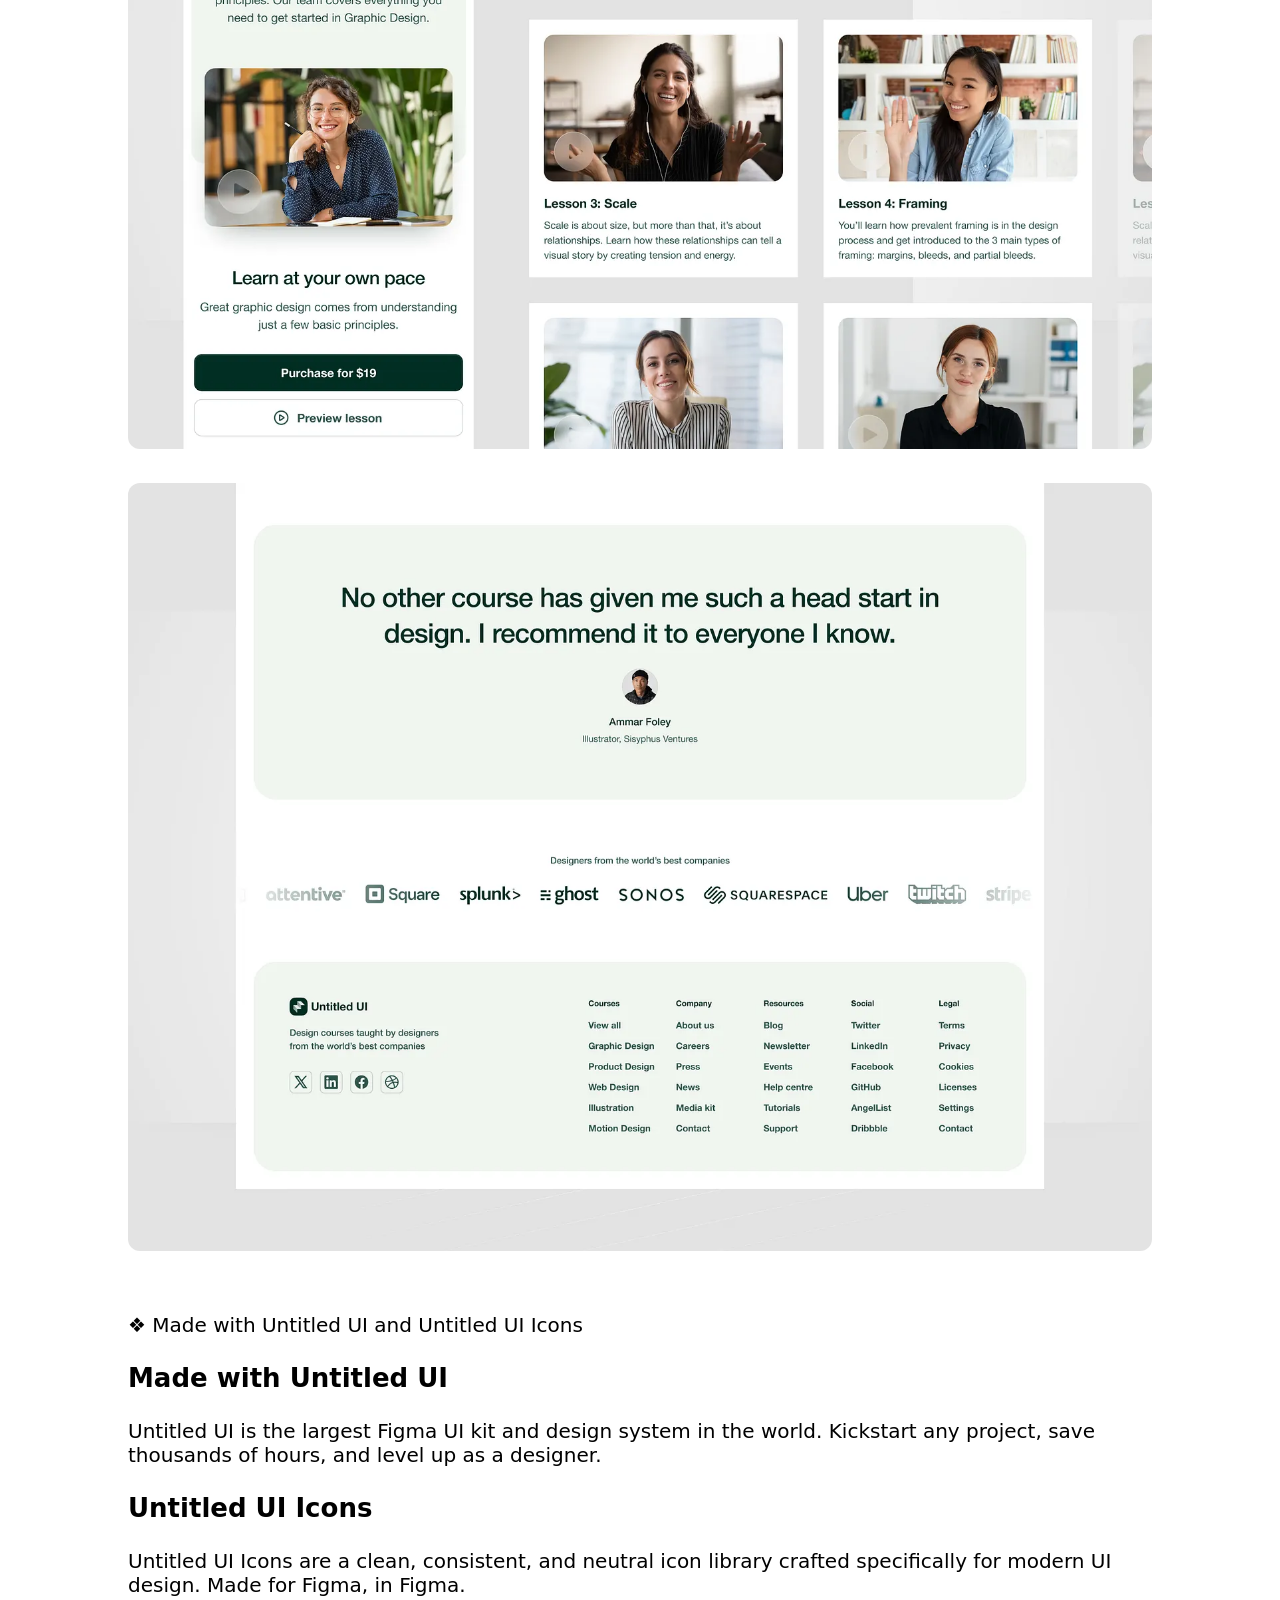
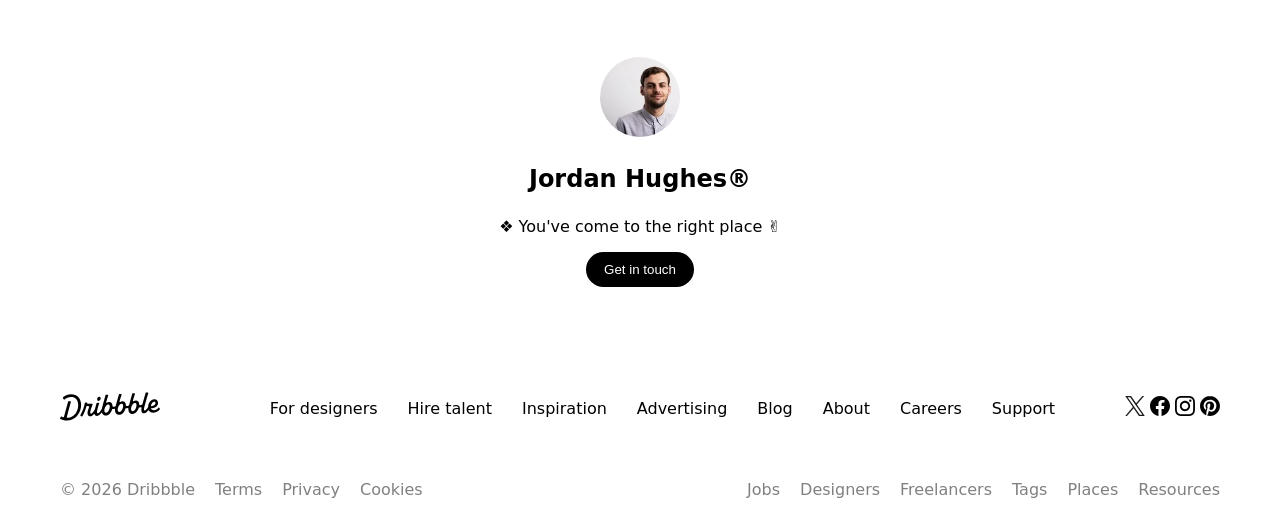
<file: Assignment_7_Dribble_Responsive/index.html>
<!DOCTYPE html>
<html lang="en">

<head>
    <meta charset="UTF-8">
    <meta name="viewport" content="width=device-width, initial-scale=1.0">
    <title>Document</title>
    <link rel="stylesheet" href="style_2.css">
</head>

<body>
    <section class="nav-section">
        <div class="nav-bar">
            <svg xmlns="http://www.w3.org/2000/svg" width="100" height="59" viewBox="0 0 210 59" fill="none">
                <title>Dribbble: the community for graphic design</title>
                <path fill-rule="evenodd" clip-rule="evenodd"
                    d="M206.622 31.928C207.065 31.4116 207.85 31.4352 208.253 31.986H208.25L209.784 34.0834C210.075 34.4864 210.073 35.0425 209.769 35.4349C207.106 38.8893 202.44 42.2143 196.81 42.5359C192.366 42.7887 188.701 41.1051 186.706 37.9221C186.311 37.2925 185.44 37.2557 184.997 37.8511C182.63 41.0286 179.766 43.5134 176.782 43.6845C171.467 43.9876 169.966 40.4228 171.28 32.563C171.412 31.7805 170.726 31.1192 169.987 31.3141C168.885 31.6065 167.715 31.7356 166.528 31.633C166.034 31.5907 165.571 31.8912 165.422 32.3811C163.455 38.8418 158.774 44.8518 152.715 45.1997C148.847 45.421 143.069 43.205 143.647 33.9462C143.695 33.1927 143.019 32.5999 142.323 32.8106C141.11 33.1795 139.804 33.3534 138.474 33.2401C137.981 33.1979 137.52 33.4983 137.371 33.9885C135.404 40.449 130.723 46.4592 124.664 46.8068C120.796 47.0282 115.018 44.8124 115.596 35.5536C115.644 34.7998 114.968 34.207 114.272 34.418C113.059 34.7869 111.753 34.9634 110.423 34.8473C109.93 34.8053 109.469 35.1057 109.32 35.5956C107.352 42.0564 102.672 48.0664 96.6132 48.4142C93.8613 48.5723 90.1398 47.4945 88.4308 43.5264C88.1016 42.7599 87.1144 42.6438 86.6257 43.3105C84.2334 46.5751 81.3193 49.152 78.2762 49.3259C75.1571 49.505 73.4509 48.2535 72.7091 46.0216C72.4458 45.2339 71.4609 45.0467 70.9293 45.6712C68.8002 48.1744 66.3749 50.0082 63.9216 50.1479C60.1393 50.3666 57.9619 47.563 57.7823 44.1667C57.5747 40.204 59.2887 35.564 61.2025 30.4999C61.4684 29.7964 60.9873 29.0348 60.2608 29.0032C59.157 28.956 57.8963 28.8399 56.7113 28.6185C56.1771 28.5159 55.6583 28.8479 55.5063 29.3907C53.243 37.4716 49.7771 45.392 46.8529 50.074C46.5263 50.5984 45.8505 50.7381 45.3593 50.377L43.1264 48.7331C42.6682 48.393 42.5441 47.7397 42.8504 47.247C47.0759 40.478 50.8278 29.8807 52.1215 22.0421C52.2025 21.5415 52.61 21.17 53.0986 21.141L56.0683 20.9697C56.7493 20.9302 57.2861 21.5652 57.162 22.2634L57.1493 22.3372C57.0379 22.959 57.4532 23.5439 58.0532 23.6257C60.7164 23.992 64.6963 24.0366 67.3975 23.9313C68.157 23.9023 68.6938 24.6875 68.4178 25.4226C66.2507 31.1876 63.3469 39.1765 63.5139 42.3382C63.5899 43.7662 64.2204 44.5462 65.3291 44.4829C67.4508 44.3619 70.7141 40.0959 73.1876 35.3455C73.2331 35.261 73.2659 35.169 73.2862 35.0741C74.1196 31.3543 75.3565 27.2068 76.6061 23.0163L76.6837 22.7561C76.8128 22.3188 77.1901 22.0131 77.6306 21.9868L81.1876 21.7839C81.9219 21.7417 82.4712 22.4795 82.2485 23.2093C82.0654 23.8112 81.883 24.409 81.7023 25.0014C78.5723 35.2603 75.9438 43.8759 79.4838 43.6742C81.7978 43.5422 85.0764 39.6164 87.8966 34.0279C87.9421 33.9356 87.9751 33.8381 87.9954 33.7355C88.1372 33.0055 88.3092 32.2416 88.5195 31.4432C90.1639 24.8753 92.0286 18.3691 93.8955 11.855C94.4717 9.8446 95.0481 7.83341 95.6182 5.81945C95.7449 5.37417 96.1245 5.06062 96.57 5.03426L100.221 4.82611C100.963 4.78396 101.512 5.52962 101.279 6.26474C99.8208 10.8388 98.2967 15.7106 96.8487 20.4006C96.5448 21.3887 97.603 22.2107 98.4386 21.6416C99.8791 20.6562 101.545 20.0027 103.158 19.9105C107.267 19.676 110.064 23.0565 110.332 28.1496C110.347 28.4184 110.363 28.7082 110.37 29.0032C110.385 29.5673 110.808 30.023 111.348 30.0704C113.282 30.2417 115.259 29.6673 116.786 28.3051C116.943 28.1654 117.049 27.9757 117.102 27.7701C118.616 21.8916 120.287 16.0568 121.959 10.2147C122.532 8.21455 123.105 6.21353 123.672 4.20956C123.798 3.76427 124.178 3.45072 124.624 3.42438L128.274 3.21623C129.016 3.17408 129.566 3.91972 129.333 4.65484C127.874 9.22892 126.35 14.1007 124.902 18.7907C124.598 19.7788 125.657 20.6008 126.492 20.0317C127.933 19.0463 129.599 18.3929 131.211 18.3006C135.32 18.0662 138.117 21.4466 138.386 26.5399C138.401 26.8084 138.416 27.0985 138.424 27.3935C138.436 27.9573 138.862 28.4132 139.401 28.4607C141.335 28.6318 143.312 28.0573 144.839 26.6951C144.996 26.5557 145.102 26.3659 145.156 26.1604C146.67 20.2818 148.34 14.4471 150.013 8.6051C150.586 6.60484 151.158 4.60372 151.725 2.59968C151.852 2.15439 152.232 1.84085 152.677 1.8145L156.328 1.60635C157.07 1.56419 157.619 2.30985 157.386 3.04497C155.928 7.61902 154.404 12.4908 152.956 17.1808C152.652 18.1689 153.71 18.991 154.546 18.4219C155.986 17.4364 157.652 16.783 159.265 16.6908C163.374 16.4563 166.171 19.8367 166.44 24.9299C166.455 25.2013 166.47 25.4885 166.477 25.7835C166.493 26.3447 166.913 26.8032 167.452 26.8507C169.323 27.0166 171.237 26.4844 172.741 25.2171C172.908 25.0774 173.024 24.8798 173.08 24.6637C174.804 18.0187 177.336 9.31324 179.777 0.981894C179.906 0.541877 180.285 0.236236 180.726 0.209888L184.344 0.0017367C185.078 -0.0404207 185.627 0.692063 185.407 1.42191C182.047 12.5778 179.308 22.3372 177.797 28.0944C175.789 35.9039 175.711 38.1567 177.994 38.025C179.911 37.9143 182.493 35.1952 184.928 31.0847C185.025 30.924 185.075 30.7397 185.083 30.5526C185.402 22.324 190.447 14.8385 197.946 14.409C202.969 14.1218 205.721 17.916 205.918 21.6495C206.293 28.7767 199.248 33.3324 192.42 32.9107C191.625 32.8606 191.047 33.7145 191.397 34.4574C192.351 36.4967 194.359 37.6352 197.787 37.4374C201.048 37.2531 204.468 34.439 206.622 31.928ZM93.7548 33.9278C92.1345 40.4228 94.1017 42.9652 96.646 42.8203C100.823 42.5805 104.864 34.9263 104.553 29.019C104.416 26.4396 102.907 25.0958 101.145 25.1961C98.2106 25.3646 95.0512 28.745 93.7548 33.9278ZM121.808 32.3207C120.188 38.8154 122.155 41.3581 124.7 41.2131H124.697C128.874 40.9734 132.917 33.3192 132.606 27.4119C132.472 24.8324 130.96 23.4886 129.198 23.5887C126.264 23.7574 123.105 27.1379 121.808 32.3207ZM149.862 30.7133C148.242 37.2082 150.209 39.7509 152.753 39.606H152.751C156.925 39.3662 160.971 31.712 160.66 25.8047C160.525 23.2251 159.014 21.8814 157.252 21.9815C154.318 22.1501 151.158 25.5307 149.862 30.7133ZM200.584 22.2239C200.559 20.5218 199.513 19.2887 197.817 19.3862H197.815C194.483 19.5785 191.875 23.1856 191.045 27.562C190.913 28.2577 191.422 28.9058 192.103 28.8899C196.407 28.7821 200.721 25.9416 200.584 22.2239ZM44.3525 25.3837C43.9171 12.1962 35.3423 3.49339 22.6712 3.94658C17.2307 4.19426 11.0052 6.25733 6.32164 9.9461C5.88113 10.2939 5.76719 10.9315 6.06593 11.4163L8.05331 14.6519C8.39254 15.2052 9.11407 15.3185 9.60776 14.9075C13.1724 11.9459 18.0383 10.0041 22.7193 9.79855C31.403 9.43757 37.7828 14.9971 38.1551 25.7367C38.6209 38.2417 30.2157 52.5461 16.7091 53.3207C16.2382 53.3471 15.7471 53.3577 15.2559 53.3577C14.5673 53.3577 14.0585 52.6858 14.2306 51.9901C16.8357 41.4744 19.8763 30.1974 22.9776 19.7029C23.1928 18.973 22.6459 18.2458 21.9143 18.288L17.9648 18.5146C17.5218 18.5409 17.142 18.8492 17.0129 19.2918C14.0331 29.6045 11.0508 40.7895 8.36723 51.284C8.21279 51.89 7.59761 52.2379 7.02544 52.0427C5.62543 51.566 4.34693 51.0232 3.2583 50.3881C2.73677 50.0825 2.07601 50.2987 1.80765 50.8571L0.11142 54.4037C-0.139216 54.9281 0.0455967 55.5709 0.539275 55.8527C4.38489 58.0345 10.223 59.2806 16.0914 58.9462C35.4032 57.8393 44.864 40.0015 44.3525 25.3889V25.3837ZM82.3044 9.18082C79.955 9.31518 77.8713 11.9553 78.0183 14.7377C78.1143 16.5715 79.2917 17.7967 81.1195 17.694C83.4689 17.5596 85.6106 14.7798 85.4714 12.1318C85.3754 10.298 84.0005 9.08333 82.3044 9.18082Z"
                    fill="currentColor" />
            </svg>
            <div class="search-bar">
                <input type="text" placeholder="What are you looking for?">
                <div class="search-content">
                    <div class="dropdown">
                        <p>Designers </p>
                    </div>
                    <button class="search-icon">
                        <svg xmlns="http://www.w3.org/2000/svg" width="24" height="24" viewBox="0 0 24 24" fill="none"
                            role="img" aria-hidden="true" class="icon ">
                            <path
                                d="M21 21L16.65 16.65M19 11C19 15.4183 15.4183 19 11 19C6.58172 19 3 15.4183 3 11C3 6.58172 6.58172 3 11 3C15.4183 3 19 6.58172 19 11Z"
                                stroke="currentColor" stroke-width="1.5" stroke-linecap="round"
                                stroke-linejoin="round" />
                        </svg>
                    </button>
                </div>
            </div>
            <h3>Explore</h3>
            <h3>Hire Talent</h3>
            <h3>Get Hired</h3>
            <h3>Community</h3>
            <div class="login-signup-btn">
                <button class="signup">Sign up</button>
                <button class="login">Log in</button>
            </div>
        </div>
    </section>
    <section class="main-content">
        <div class="content">
            <h2 class="main-head">Design course landing page — Untitled UI</h2>
            <div class="profile-header">
                <div class="pic-name">
                    <img src="Profile_pic.webp" class="profile-pic" alt="">
                    <p class="name">Jordan Hughes®</p>
                    <p class="follow">Follow</p>
                </div>
                <div class="buttons">
                    <svg xmlns="http://www.w3.org/2000/svg" width="18" height="18" viewBox="0 0 16 16" fill="none"
                        role="img" aria-hidden="true" class="icon-btn">
                        <path
                            d="M10.7408 2C13.0889 2 14.6667 4.235 14.6667 6.32C14.6667 10.5425 8.11856 14 8.00004 14C7.88152 14 1.33337 10.5425 1.33337 6.32C1.33337 4.235 2.91115 2 5.2593 2C6.60745 2 7.48893 2.6825 8.00004 3.2825C8.51115 2.6825 9.39263 2 10.7408 2Z"
                            stroke="currentColor" stroke-width="1.5" stroke-linecap="round" stroke-linejoin="round" />
                    </svg>
                    <svg xmlns="http://www.w3.org/2000/svg" width="18" height="18" viewBox="0 0 16 16" fill="none"
                        role="img" aria-hidden="true" class="icon-btn">
                        <path
                            d="M3.33337 5.2C3.33337 4.0799 3.33337 3.51984 3.55136 3.09202C3.74311 2.71569 4.04907 2.40973 4.42539 2.21799C4.85322 2 5.41327 2 6.53337 2H9.46671C10.5868 2 11.1469 2 11.5747 2.21799C11.951 2.40973 12.257 2.71569 12.4487 3.09202C12.6667 3.51984 12.6667 4.0799 12.6667 5.2V14L8.00004 11.3333L3.33337 14V5.2Z"
                            stroke="currentColor" stroke-width="1.5" stroke-linecap="round" stroke-linejoin="round" />
                    </svg>
                    <button class="buttons-btn">Get in touch</button>
                </div>
            </div>
            <div class="post">
                <img src="Post_1.webp" alt="" class="post-1">
            </div>
            <p class="post-desc">Super simple design and Figma online course landing page.</p>
            <div class="post">
                <img src="Post_2.webp" alt="" class="post-1">
            </div>
            <div class="post">
                <img src="Post_3.webp" alt="" class="post-1">
            </div><br><br>

            <p class="post-desc-1">❖ Made with Untitled UI and Untitled UI Icons</p>
            <p class="post-bold">Made with Untitled UI</p>
            <p class="post-desc-1">Untitled UI is the largest Figma UI kit and design system in the world. Kickstart any
                project, save thousands of hours, and level up as a designer.</p>
            <p class="post-bold">Untitled UI Icons</p>
            <p class="post-desc-1">Untitled UI Icons are a clean, consistent, and neutral icon library crafted
                specifically for modern UI design. Made for Figma, in Figma.</p>
            <div class="pic-name-1">
                <img src="Profile_pic.webp" class="profile-pic-1" alt="">
                <p class="name-1">Jordan Hughes®</p>
                <p class="follow-1">❖ You've come to the right place ✌️</p>
                <button class="buttons-btn">Get in touch</button>
            </div>
        </div>
    </section>
    <footer class="footer">
        <div class="footer-top">
            <div class="logo">
                <svg xmlns="http://www.w3.org/2000/svg" width="100" height="59" viewBox="0 0 210 59" fill="none">
                    <title>Dribbble: the community for graphic design</title>
                    <path fill-rule="evenodd" clip-rule="evenodd"
                        d="M206.622 31.928C207.065 31.4116 207.85 31.4352 208.253 31.986H208.25L209.784 34.0834C210.075 34.4864 210.073 35.0425 209.769 35.4349C207.106 38.8893 202.44 42.2143 196.81 42.5359C192.366 42.7887 188.701 41.1051 186.706 37.9221C186.311 37.2925 185.44 37.2557 184.997 37.8511C182.63 41.0286 179.766 43.5134 176.782 43.6845C171.467 43.9876 169.966 40.4228 171.28 32.563C171.412 31.7805 170.726 31.1192 169.987 31.3141C168.885 31.6065 167.715 31.7356 166.528 31.633C166.034 31.5907 165.571 31.8912 165.422 32.3811C163.455 38.8418 158.774 44.8518 152.715 45.1997C148.847 45.421 143.069 43.205 143.647 33.9462C143.695 33.1927 143.019 32.5999 142.323 32.8106C141.11 33.1795 139.804 33.3534 138.474 33.2401C137.981 33.1979 137.52 33.4983 137.371 33.9885C135.404 40.449 130.723 46.4592 124.664 46.8068C120.796 47.0282 115.018 44.8124 115.596 35.5536C115.644 34.7998 114.968 34.207 114.272 34.418C113.059 34.7869 111.753 34.9634 110.423 34.8473C109.93 34.8053 109.469 35.1057 109.32 35.5956C107.352 42.0564 102.672 48.0664 96.6132 48.4142C93.8613 48.5723 90.1398 47.4945 88.4308 43.5264C88.1016 42.7599 87.1144 42.6438 86.6257 43.3105C84.2334 46.5751 81.3193 49.152 78.2762 49.3259C75.1571 49.505 73.4509 48.2535 72.7091 46.0216C72.4458 45.2339 71.4609 45.0467 70.9293 45.6712C68.8002 48.1744 66.3749 50.0082 63.9216 50.1479C60.1393 50.3666 57.9619 47.563 57.7823 44.1667C57.5747 40.204 59.2887 35.564 61.2025 30.4999C61.4684 29.7964 60.9873 29.0348 60.2608 29.0032C59.157 28.956 57.8963 28.8399 56.7113 28.6185C56.1771 28.5159 55.6583 28.8479 55.5063 29.3907C53.243 37.4716 49.7771 45.392 46.8529 50.074C46.5263 50.5984 45.8505 50.7381 45.3593 50.377L43.1264 48.7331C42.6682 48.393 42.5441 47.7397 42.8504 47.247C47.0759 40.478 50.8278 29.8807 52.1215 22.0421C52.2025 21.5415 52.61 21.17 53.0986 21.141L56.0683 20.9697C56.7493 20.9302 57.2861 21.5652 57.162 22.2634L57.1493 22.3372C57.0379 22.959 57.4532 23.5439 58.0532 23.6257C60.7164 23.992 64.6963 24.0366 67.3975 23.9313C68.157 23.9023 68.6938 24.6875 68.4178 25.4226C66.2507 31.1876 63.3469 39.1765 63.5139 42.3382C63.5899 43.7662 64.2204 44.5462 65.3291 44.4829C67.4508 44.3619 70.7141 40.0959 73.1876 35.3455C73.2331 35.261 73.2659 35.169 73.2862 35.0741C74.1196 31.3543 75.3565 27.2068 76.6061 23.0163L76.6837 22.7561C76.8128 22.3188 77.1901 22.0131 77.6306 21.9868L81.1876 21.7839C81.9219 21.7417 82.4712 22.4795 82.2485 23.2093C82.0654 23.8112 81.883 24.409 81.7023 25.0014C78.5723 35.2603 75.9438 43.8759 79.4838 43.6742C81.7978 43.5422 85.0764 39.6164 87.8966 34.0279C87.9421 33.9356 87.9751 33.8381 87.9954 33.7355C88.1372 33.0055 88.3092 32.2416 88.5195 31.4432C90.1639 24.8753 92.0286 18.3691 93.8955 11.855C94.4717 9.8446 95.0481 7.83341 95.6182 5.81945C95.7449 5.37417 96.1245 5.06062 96.57 5.03426L100.221 4.82611C100.963 4.78396 101.512 5.52962 101.279 6.26474C99.8208 10.8388 98.2967 15.7106 96.8487 20.4006C96.5448 21.3887 97.603 22.2107 98.4386 21.6416C99.8791 20.6562 101.545 20.0027 103.158 19.9105C107.267 19.676 110.064 23.0565 110.332 28.1496C110.347 28.4184 110.363 28.7082 110.37 29.0032C110.385 29.5673 110.808 30.023 111.348 30.0704C113.282 30.2417 115.259 29.6673 116.786 28.3051C116.943 28.1654 117.049 27.9757 117.102 27.7701C118.616 21.8916 120.287 16.0568 121.959 10.2147C122.532 8.21455 123.105 6.21353 123.672 4.20956C123.798 3.76427 124.178 3.45072 124.624 3.42438L128.274 3.21623C129.016 3.17408 129.566 3.91972 129.333 4.65484C127.874 9.22892 126.35 14.1007 124.902 18.7907C124.598 19.7788 125.657 20.6008 126.492 20.0317C127.933 19.0463 129.599 18.3929 131.211 18.3006C135.32 18.0662 138.117 21.4466 138.386 26.5399C138.401 26.8084 138.416 27.0985 138.424 27.3935C138.436 27.9573 138.862 28.4132 139.401 28.4607C141.335 28.6318 143.312 28.0573 144.839 26.6951C144.996 26.5557 145.102 26.3659 145.156 26.1604C146.67 20.2818 148.34 14.4471 150.013 8.6051C150.586 6.60484 151.158 4.60372 151.725 2.59968C151.852 2.15439 152.232 1.84085 152.677 1.8145L156.328 1.60635C157.07 1.56419 157.619 2.30985 157.386 3.04497C155.928 7.61902 154.404 12.4908 152.956 17.1808C152.652 18.1689 153.71 18.991 154.546 18.4219C155.986 17.4364 157.652 16.783 159.265 16.6908C163.374 16.4563 166.171 19.8367 166.44 24.9299C166.455 25.2013 166.47 25.4885 166.477 25.7835C166.493 26.3447 166.913 26.8032 167.452 26.8507C169.323 27.0166 171.237 26.4844 172.741 25.2171C172.908 25.0774 173.024 24.8798 173.08 24.6637C174.804 18.0187 177.336 9.31324 179.777 0.981894C179.906 0.541877 180.285 0.236236 180.726 0.209888L184.344 0.0017367C185.078 -0.0404207 185.627 0.692063 185.407 1.42191C182.047 12.5778 179.308 22.3372 177.797 28.0944C175.789 35.9039 175.711 38.1567 177.994 38.025C179.911 37.9143 182.493 35.1952 184.928 31.0847C185.025 30.924 185.075 30.7397 185.083 30.5526C185.402 22.324 190.447 14.8385 197.946 14.409C202.969 14.1218 205.721 17.916 205.918 21.6495C206.293 28.7767 199.248 33.3324 192.42 32.9107C191.625 32.8606 191.047 33.7145 191.397 34.4574C192.351 36.4967 194.359 37.6352 197.787 37.4374C201.048 37.2531 204.468 34.439 206.622 31.928ZM93.7548 33.9278C92.1345 40.4228 94.1017 42.9652 96.646 42.8203C100.823 42.5805 104.864 34.9263 104.553 29.019C104.416 26.4396 102.907 25.0958 101.145 25.1961C98.2106 25.3646 95.0512 28.745 93.7548 33.9278ZM121.808 32.3207C120.188 38.8154 122.155 41.3581 124.7 41.2131H124.697C128.874 40.9734 132.917 33.3192 132.606 27.4119C132.472 24.8324 130.96 23.4886 129.198 23.5887C126.264 23.7574 123.105 27.1379 121.808 32.3207ZM149.862 30.7133C148.242 37.2082 150.209 39.7509 152.753 39.606H152.751C156.925 39.3662 160.971 31.712 160.66 25.8047C160.525 23.2251 159.014 21.8814 157.252 21.9815C154.318 22.1501 151.158 25.5307 149.862 30.7133ZM200.584 22.2239C200.559 20.5218 199.513 19.2887 197.817 19.3862H197.815C194.483 19.5785 191.875 23.1856 191.045 27.562C190.913 28.2577 191.422 28.9058 192.103 28.8899C196.407 28.7821 200.721 25.9416 200.584 22.2239ZM44.3525 25.3837C43.9171 12.1962 35.3423 3.49339 22.6712 3.94658C17.2307 4.19426 11.0052 6.25733 6.32164 9.9461C5.88113 10.2939 5.76719 10.9315 6.06593 11.4163L8.05331 14.6519C8.39254 15.2052 9.11407 15.3185 9.60776 14.9075C13.1724 11.9459 18.0383 10.0041 22.7193 9.79855C31.403 9.43757 37.7828 14.9971 38.1551 25.7367C38.6209 38.2417 30.2157 52.5461 16.7091 53.3207C16.2382 53.3471 15.7471 53.3577 15.2559 53.3577C14.5673 53.3577 14.0585 52.6858 14.2306 51.9901C16.8357 41.4744 19.8763 30.1974 22.9776 19.7029C23.1928 18.973 22.6459 18.2458 21.9143 18.288L17.9648 18.5146C17.5218 18.5409 17.142 18.8492 17.0129 19.2918C14.0331 29.6045 11.0508 40.7895 8.36723 51.284C8.21279 51.89 7.59761 52.2379 7.02544 52.0427C5.62543 51.566 4.34693 51.0232 3.2583 50.3881C2.73677 50.0825 2.07601 50.2987 1.80765 50.8571L0.11142 54.4037C-0.139216 54.9281 0.0455967 55.5709 0.539275 55.8527C4.38489 58.0345 10.223 59.2806 16.0914 58.9462C35.4032 57.8393 44.864 40.0015 44.3525 25.3889V25.3837ZM82.3044 9.18082C79.955 9.31518 77.8713 11.9553 78.0183 14.7377C78.1143 16.5715 79.2917 17.7967 81.1195 17.694C83.4689 17.5596 85.6106 14.7798 85.4714 12.1318C85.3754 10.298 84.0005 9.08333 82.3044 9.18082Z"
                        fill="currentColor" />
                </svg>
            </div>

            <ul class="footer-links">
                <li>For designers</li>
                <li>Hire talent</li>
                <li>Inspiration</li>
                <li>Advertising</li>
                <li>Blog</li>
                <li>About</li>
                <li>Careers</li>
                <li>Support</li>
            </ul>

            <div class="social-icons">
                <span><svg xmlns="http://www.w3.org/2000/svg" width="20" height="20" viewBox="0 0 16 16" role="img" aria-hidden="true" class="icon "><path d="M9.492 6.773 15.32 0h-1.379L8.88 5.883 4.836 0H.176l6.113 8.895L.176 16h1.379l5.347-6.21L11.168 16h4.664Zm-1.89 2.2L6.98 8.09 2.055 1.04h2.12l3.977 5.687.618.886 5.171 7.395h-2.12Zm0 0" style="stroke:none;fill-rule:nonzero;fill:#1a1a1a;fill-opacity:1"/></svg></span>
                <span><svg xmlns="http://www.w3.org/2000/svg" width="20" height="20" viewBox="0 0 16 16" role="img" aria-hidden="true" class="icon "><path fill-rule="evenodd" clip-rule="evenodd" d="M7.99997 0C12.4179 0 15.9999 3.58206 15.9999 8C15.9999 11.9938 13.0749 15.3036 9.24988 15.9032V10.313H11.114L11.4684 8L11.4684 8L9.24988 8V6.49923C9.24988 6.31267 9.27682 6.12738 9.34035 5.95886C9.46533 5.62736 9.73181 5.36105 10.2125 5.27706C10.3161 5.25896 10.4296 5.24933 10.5538 5.24933C10.5538 5.24933 10.5538 5.24933 10.5538 5.24933H11.5629V3.28055C11.5629 3.28055 11.5629 3.28055 11.5629 3.28055C11.5629 3.28055 10.6471 3.12418 9.77189 3.12418C9.77188 3.12418 9.77188 3.12417 9.77187 3.12417C9.70943 3.12417 9.64772 3.12547 9.58678 3.12805C7.99515 3.19538 6.92259 4.13904 6.7691 5.811C6.7565 5.94817 6.75008 6.09022 6.75008 6.2371V8H4.71831V10.313L4.71833 10.313L6.75008 10.313V15.9032C2.92504 15.3025 0 11.9927 0 8C0 3.58206 3.58204 0 7.99997 0Z"/></svg></span>
                <span><svg xmlns="http://www.w3.org/2000/svg" width="20" height="20" viewBox="0 0 16 16" fill-rule="evenodd" clip-rule="evenodd" stroke-linejoin="round" stroke-miterlimit="1.414" role="img" aria-hidden="true" class="icon "><path d="M8 0C5.827 0 5.555.01 4.702.048 3.85.088 3.27.222 2.76.42c-.526.204-.973.478-1.417.923-.445.444-.72.89-.923 1.417-.198.51-.333 1.09-.372 1.942C.008 5.555 0 5.827 0 8s.01 2.445.048 3.298c.04.852.174 1.433.372 1.942.204.526.478.973.923 1.417.444.445.89.72 1.417.923.51.198 1.09.333 1.942.372.853.04 1.125.048 3.298.048s2.445-.01 3.298-.048c.852-.04 1.433-.174 1.942-.372.526-.204.973-.478 1.417-.923.445-.444.72-.89.923-1.417.198-.51.333-1.09.372-1.942.04-.853.048-1.125.048-3.298s-.01-2.445-.048-3.298c-.04-.852-.174-1.433-.372-1.942-.204-.526-.478-.973-.923-1.417-.444-.445-.89-.72-1.417-.923-.51-.198-1.09-.333-1.942-.372C10.445.008 10.173 0 8 0zm0 1.44c2.136 0 2.39.01 3.233.048.78.036 1.203.166 1.485.276.374.145.64.318.92.598.28.28.453.546.598.92.11.282.24.705.276 1.485.038.844.047 1.097.047 3.233s-.01 2.39-.048 3.233c-.036.78-.166 1.203-.276 1.485-.145.374-.318.64-.598.92-.28.28-.546.453-.92.598-.282.11-.705.24-1.485.276-.844.038-1.097.047-3.233.047s-2.39-.01-3.233-.048c-.78-.036-1.203-.166-1.485-.276-.374-.145-.64-.318-.92-.598-.28-.28-.453-.546-.598-.92-.11-.282-.24-.705-.276-1.485C1.45 10.39 1.44 10.136 1.44 8s.01-2.39.048-3.233c.036-.78.166-1.203.276-1.485.145-.374.318-.64.598-.92.28-.28.546-.453.92-.598.282-.11.705-.24 1.485-.276C5.61 1.45 5.864 1.44 8 1.44zm0 2.452c-2.27 0-4.108 1.84-4.108 4.108 0 2.27 1.84 4.108 4.108 4.108 2.27 0 4.108-1.84 4.108-4.108 0-2.27-1.84-4.108-4.108-4.108zm0 6.775c-1.473 0-2.667-1.194-2.667-2.667 0-1.473 1.194-2.667 2.667-2.667 1.473 0 2.667 1.194 2.667 2.667 0 1.473-1.194 2.667-2.667 2.667zm5.23-6.937c0 .53-.43.96-.96.96s-.96-.43-.96-.96.43-.96.96-.96.96.43.96.96z"/></svg></span>
                <span><svg xmlns="http://www.w3.org/2000/svg" width="20" height="20" aria-labelledby="a9cbq7agwfe3kfuxamv7y3k6v1u66xkd" role="img" viewBox="0 0 24 24" aria-hidden="true" class="icon "><title id="a9cbq7agwfe3kfuxamv7y3k6v1u66xkd">Pinterest icon</title><path d="M12.017 0C5.396 0 .029 5.367.029 11.987c0 5.079 3.158 9.417 7.618 11.162-.105-.949-.199-2.403.041-3.439.219-.937 1.406-5.957 1.406-5.957s-.359-.72-.359-1.781c0-1.663.967-2.911 2.168-2.911 1.024 0 1.518.769 1.518 1.688 0 1.029-.653 2.567-.992 3.992-.285 1.193.6 2.165 1.775 2.165 2.128 0 3.768-2.245 3.768-5.487 0-2.861-2.063-4.869-5.008-4.869-3.41 0-5.409 2.562-5.409 5.199 0 1.033.394 2.143.889 2.741.099.12.112.225.085.345-.09.375-.293 1.199-.334 1.363-.053.225-.172.271-.401.165-1.495-.69-2.433-2.878-2.433-4.646 0-3.776 2.748-7.252 7.92-7.252 4.158 0 7.392 2.967 7.392 6.923 0 4.135-2.607 7.462-6.233 7.462-1.214 0-2.354-.629-2.758-1.379l-.749 2.848c-.269 1.045-1.004 2.352-1.498 3.146 1.123.345 2.306.535 3.55.535 6.607 0 11.985-5.365 11.985-11.987C23.97 5.39 18.592.026 11.985.026L12.017 0z"/></svg></span>
            </div>
        </div>

        <div class="footer-bottom">
            <div class="left">
                <span>© 2026 Dribbble</span>
                <span>Terms</span>
                <span>Privacy</span>
                <span>Cookies</span>
            </div>

            <div class="right">
                <span>Jobs</span>
                <span>Designers</span>
                <span>Freelancers</span>
                <span>Tags</span>
                <span>Places</span>
                <span>Resources</span>
            </div>
        </div>
    </footer>
</body>

</html>
</file>
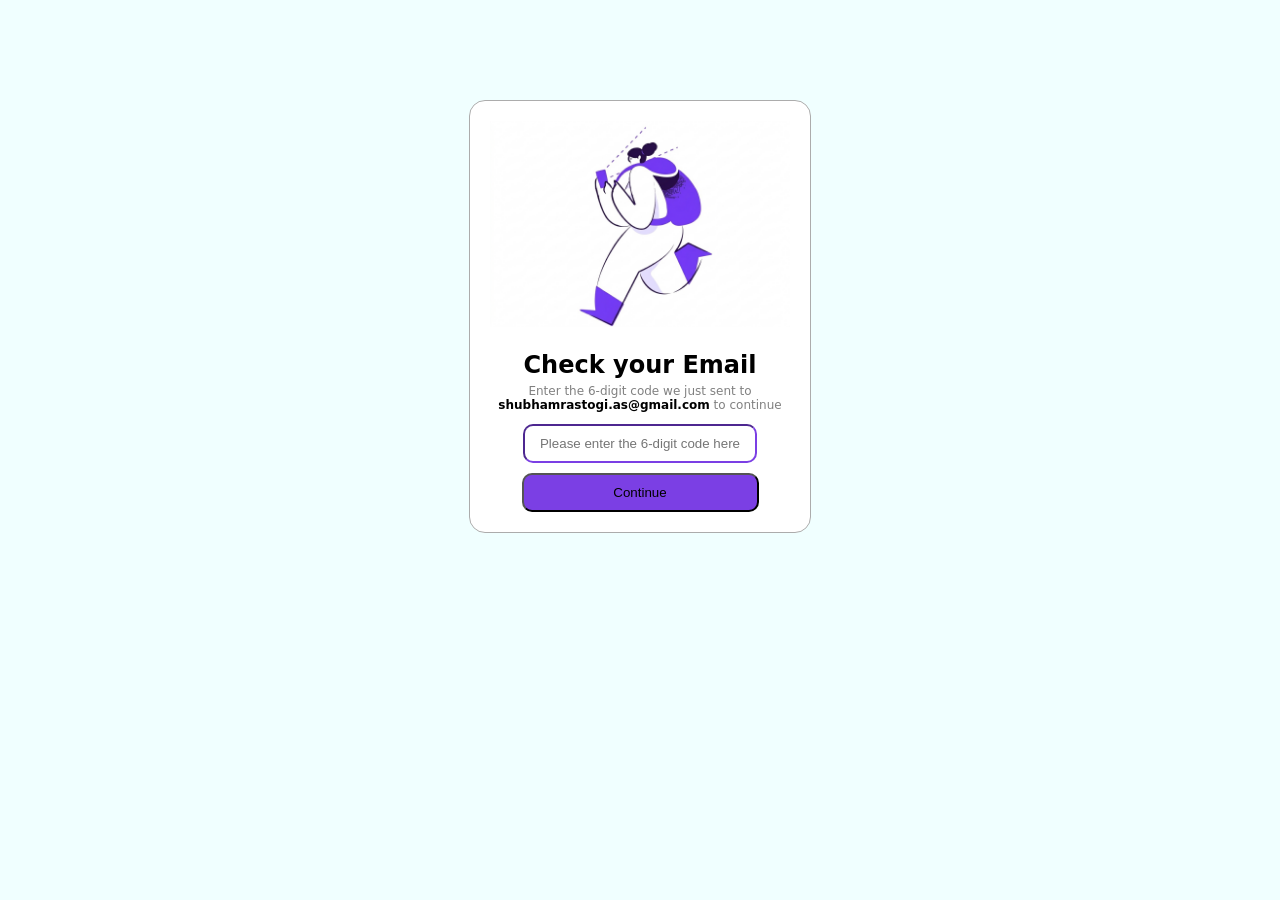
<file: Assignment_4/card_1.html>
<!DOCTYPE html>
<html lang="en">
<head>
    <meta charset="UTF-8">
    <meta name="viewport" content="width=device-width, initial-scale=1.0">
    <link rel="stylesheet" href="cardStyle_1.css">
    <title>Card-1</title>
</head>
<body>
    <div class="card">
        <img src="Card_1_logo.png" alt="">
        <h2>Check your Email</h2>
        <p class="CardP">Enter the 6-digit code we just sent to <strong style="color: black;">shubhamrastogi.as@gmail.com</strong> to continue </p>
        <input class="CardInput" type="text" required minlength="6" maxlength="6" placeholder="Please enter the 6-digit code here">
        <br>
        <button class="CardBtn">Continue</button>
    </div>
</body>
</html>
</file>
<file: Assignment_4/style.css>
body{
    margin: 0;
    font-family: system-ui, -apple-system, BlinkMacSystemFont, 'Segoe UI', Roboto, Oxygen, Ubuntu, Cantarell, 'Open Sans', 'Helvetica Neue', sans-serif;
    box-sizing: border-box;
}
.cardBox{
    width: 300px;
    margin: 100px auto;
    border: 1px solid black;
    text-align: center;
}
h1{
    
    text-align: center;
}
</file>
<file: Assignment_6_Netflix _Responsive/style.css>
body {
    margin: 0;
    font-family: system-ui, -apple-system, BlinkMacSystemFont, 'Segoe UI', Roboto, Oxygen, Ubuntu, Cantarell, 'Open Sans', 'Helvetica Neue', sans-serif;
    box-sizing: border-box;
    background-color: black;
}

/* section{
    border-bottom: 6px solid rgba(108, 108, 108, 0.553);
} */
@media(min-width: 990px) {
    *{
        box-sizing: border-box;
    }
    .first_section {
        width: 100%;
        height: 100vh;
        overflow: hidden;
    }

    .bg_img {
        width: 100%;
        height: 100vh;
        overflow: hidden;
        object-fit: cover;
    }

    .tint {
        position: absolute;
        width: 100%;
        height: 100vh;
        background-color: rgba(0, 0, 0, 0.45);
        background-image: linear-gradient(to top, rgba(0, 0, 0, 0.8) 0, rgba(0, 0, 0, 0) 60%, rgba(0, 0, 0, 0.8) 100%);
        top: 0;
        left: 0;
        bottom: 0;
        right: 0;
    }

    .nav {
        position: absolute;
        display: flex;
        justify-content: space-between;
        width: calc(100vmax - 20%);
        top: 8%;
        left: 50%;
        transform: translate(-50%, -50%);
        align-items: center;
    }

    .logo {
        color: red;
        height: 160px;
        width: 160px;
        margin-top: 120px;
    }

    .nav_flex {
        display: flex;
        gap: 20px;
    }

    .signin_btn {
        padding: 10px 24px;
        background-color: red;
        color: white;
        font-weight: bold;
        border: none;
        border-radius: 6px;
        font-size: 15px;
    }

    .en_btn {
        padding: 10px 28px;
        background-color: rgba(0, 0, 0, 0.493);
        color: white;
        font-weight: bold;
        border: none;
        border-radius: 6px;
        font-size: 15px;
        border: 1px solid lightgray;
        display: flex;
        align-items: center;
        justify-content: center;
        gap: 6px;
        cursor: pointer;
    }

    .en_btn_logo {
        display: flex;
        align-items: center;
    }

    .content {
        position: absolute;
        width: 840px;
        top: 50%;
        left: 50%;
        transform: translate(-50%, -50%);
        text-align: center;
        color: white;
    }

    .content h2 {
        font-size: 40px;
    }

    .content h4 {
        font-size: 26px;
    }

    .content p {
        font-size: 16px;
    }

    .email_btn_inp {
        width: 840px;
        display: flex;
        justify-content: center;
        gap: 16px;
    }

    .email_btn_inp input::placeholder {
        color: rgb(197, 197, 197);
    }

    .reg_inp {
        width: 40%;
        padding: 20px 30px;
        background-color: rgba(0, 0, 0, 0.525);
        border: 1px solid lightgray;
        outline: none;
        color: white;
        font-size: 20px;
        font-weight: bold;
    }

    .email_btn {
        width: 30%;
        padding: 20px 30px;
        background-color: rgb(255, 0, 0);
        border: none;
        outline: none;
        color: white;
        font-size: 28px;
        font-weight: bold;
    }

    .heading {
        color: white;
        margin: 0 auto;
    }
    .trend{
        width: 100%;
        max-width: 1100px;
        margin: 0 auto;
        padding: 40px 0;
    }

    .card_container {
        width: 100%;
        max-width: 1100px;
        margin: 0 auto;
        display: flex;
        gap: 20px;
        overflow-x: scroll;
        scroll-behavior: smooth;
        padding: 20px 0;
    }

    .card_container::-webkit-scrollbar {
        display: none;
    }

    .card {
        min-width: 200px;
        height: 300px;
        flex-shrink: 0;
        background: rgba(128, 128, 128, 0);
        border-radius: 10px;
    }

    .card img {
        border-radius: 10px;
    }

    .mrtj {
        width: 100%;
        max-width: 1100px;
        margin: 0 auto;
        padding: 10px;
        margin-top: 0;
        color: white;
    }

    .mrtj_card_container {
        display: flex;
        gap: 10px;
    }

    .mrtj_card_1 {
        width: 25%;
        height: 350px;
        border-radius: 20px;
        padding: 24px;
        color: white;
        background: linear-gradient(180deg, #1c1f4a, #2b0f1f);
        position: relative;
    }

    .mrtj_card_1 h3 {
        font-size: 28px;
        font-weight: 700;
        margin-bottom: 16px;
    }

    .mrtj_card_1 p {
        font-size: 18px;
        line-height: 1.5;
        color: #d1d1d1;
    }

    .card_icon {
        position: absolute;
        bottom: 20px;
        right: 20px;
        font-size: 40px;
    }

    .FAQ_section {
        width: 100%;
        max-width: 1100px;
        margin: 0 auto;
        padding: 10px;
        margin-top: 10px;
        color: white;
    }

    .faq_ques {
        display: flex;
        justify-content: space-between;
        align-items: center;
        background-color: rgb(54, 54, 54);
        border: 1px solid black;
        padding: 30px 20px;
        margin-bottom: 7px;
        font-size: 22px;
        cursor: pointer;
    }

    .faq_ques:hover {
        background: #414141;
    }

    .icon {
        display: flex;
        align-items: center;
    }

    .rtw {
        text-align: center;
    }

    .faq_reg {
        margin-top: 80px;
    }

    .faq_email_btn_inp {
        width: 100%;
        max-width: 1100px;
        margin: auto;
        display: flex;
        justify-content: center;
        gap: 16px;
    }

    .faq_reg_inp {
        width: 55%;
        padding: 20px 30px;
        background-color: rgba(0, 0, 0, 0.525);
        border: 1px solid lightgray;
        outline: none;
        color: white;
        font-size: 20px;
        font-weight: bold;
    }

    .faq_email_btn {
        width: 25%;
        padding: 20px 30px;
        background-color: rgb(255, 0, 0);
        border: none;
        outline: none;
        color: white;
        font-size: 28px;
        font-weight: bold;
    }

    .footer-container {
        width: 100%;
        max-width: 1100px;
        margin: auto;
        margin: 50px auto;
        padding: 0 4%;
        color: #acacac;
    }

    .footer-contact {
        margin-bottom: 30px;
        font-size: 20px;
    }

    .footer-contact a {
        color: #acacac;
        text-decoration: none;
    }

    .footer-contact a:hover {
        text-decoration: underline;
    }

    .footer-links {
        display: grid;
        grid-template-columns: repeat(4, 1fr);
        gap: 15px;
        margin-bottom: 30px;
    }

    .link-column {
        list-style: none;
        padding: 0;
        margin: 0;
    }

    .link-column li {
        margin-bottom: 12px;
    }

    .link-column a {
        color: #acacac;
        text-decoration: none;
        font-size: 15px;
    }

    .link-column a:hover {
        text-decoration: underline;
    }

    .language-selector select {
        background-color: #000;
        color: #fff;
        border: 1px solid #333;
        padding: 8px 15px;
        border-radius: 2px;
        margin-bottom: 25px;
    }

    .footer-country {
        font-size: 15px;
        margin-bottom: 15px;
    }

    .footer-captcha {
        font-size: 13px;
    }
}

@media(min-width: 586px) and (max-width: 990px) {
    *{
        box-sizing: border-box;
    }
    .first_section {
        width: 100%;
        height: 100vh;
        overflow: hidden;
    }

    .bg_img {
        width: 100%;
        height: 100vh;
        overflow: hidden;
        object-fit: cover;
    }

    .tint {
        position: absolute;
        width: 100%;
        height: 100vh;
        background-color: rgba(0, 0, 0, 0.45);
        background-image: linear-gradient(to top, rgba(0, 0, 0, 0.8) 0, rgba(0, 0, 0, 0) 60%, rgba(0, 0, 0, 0.8) 100%);
        top: 0;
        left: 0;
        bottom: 0;
        right: 0;
    }

    .nav {
        position: absolute;
        display: flex;
        justify-content: space-between;
        width: calc(100vmax - 20%);
        top: 8%;
        left: 50%;
        transform: translate(-50%, -50%);
        align-items: center;
    }

    .logo {
        color: red;
        height: 160px;
        width: 160px;
        margin-top: 120px;
    }

    .nav_flex {
        display: flex;
        gap: 20px;
    }

    .signin_btn {
        padding: 10px 24px;
        background-color: red;
        color: white;
        font-weight: bold;
        border: none;
        border-radius: 6px;
        font-size: 15px;
    }

    .en_btn {
        padding: 10px 28px;
        background-color: rgba(0, 0, 0, 0.493);
        color: white;
        font-weight: bold;
        border: none;
        border-radius: 6px;
        font-size: 15px;
        border: 1px solid lightgray;
        display: flex;
        align-items: center;
        justify-content: center;
        gap: 6px;
        cursor: pointer;
    }

    .en_btn_logo {
        display: flex;
        align-items: center;
    }

    .content {
        position: absolute;
        width: 100%;
        max-width: 990px;
        top: 50%;
        left: 50%;
        transform: translate(-50%, -50%);
        text-align: center;
        color: white;
    }

    .content h2 {
        font-size: 40px;
    }

    .content h4 {
        font-size: 26px;
    }

    .content p {
        font-size: 16px;
    }

    .email_btn_inp {
        width: 100%;
        max-width: 990px;
        display: flex;
        justify-content: center;
        gap: 16px;
    }

    .email_btn_inp input::placeholder {
        color: rgb(197, 197, 197);
    }

    .reg_inp {
        width: 40%;
        padding: 20px 10px;
        background-color: rgba(0, 0, 0, 0.525);
        border: 1px solid lightgray;
        outline: none;
        color: white;
        font-size: 16px;
        font-weight: bold;
        border-radius: 6px;
    }

    .email_btn {
        width: 30%;
        padding: 20px 10px;
        background-color: rgb(255, 0, 0);
        border: none;
        outline: none;
        color: white;
        font-size: 18px;
        font-weight: bold;
        border-radius: 6px;
    }

    .heading {
        color: white;
        margin: 0 5%;
    }
    .trend{
        width: 100%;
        max-width: 990px;
        margin: 0 auto;
        padding: 40px 0 10px 0;
    }

    .card_container {
        width: 100%;
        max-width: 990px;
        margin: 0 auto;
        display: flex;
        gap: 20px;
        overflow-x: scroll;
        scroll-behavior: smooth;
        padding: 20px 0;
    }

    .card_container::-webkit-scrollbar {
        display: none;
    }

    .card {
        min-width: 150px;
        height: 200px;
        flex-shrink: 0;
        background: rgba(128, 128, 128, 0);
        border-radius: 10px;
        overflow: hidden;
    }

    .card img {
        width: 100%;
        height: 100%;
        border-radius: 10px;
        object-fit: contain;
    }

    .mrtj {
        margin: 0 5%;
        padding: 10px;
        color: white;
        
    }

    .mrtj_card_container {
        width: 100%;
        max-width: 990px;
        display: flex;
        flex-direction: column;
        gap: 10px;
    }

        .mrtj_card_1 {
            width: 100%;
            height: 100%;
            border-radius: 20px;
            padding: 12px 24px ;
            color: white;
            background: linear-gradient(180deg, #1c1f4a, #2b0f1f);
            display: flex;
            flex-direction: column;
            justify-content: space-between;
        }

    .mrtj_card_1 h3 {
        font-size: 20px;
        font-weight: 700;
        margin-bottom: 0px;
    }

    .mrtj_card_1 p {
        font-size: 15px;
        line-height: 1.5;
        color: #d1d1d1;
    }

    .card_icon {
        align-self: flex-end;
        font-size: 40px;    
    }    

    .FAQ_section {
        margin: 0 5%;
        color: white;
    }
    
    .faq_heading{
        width: 100%;
        max-width: 990px;
    }
    .faq_ques {
        width: 100%;
        max-width: 990px;
        display: flex;
        justify-content: space-between;
        align-items: center;
        background-color: rgb(54, 54, 54);
        border: 1px solid black;
        padding: 20px 20px;
        margin-bottom: 7px;
        font-size: 22px;
        cursor: pointer;
    }

    .faq_ques:hover {
        background: #414141;
    }

    .icon {
        display: flex;
        align-items: center;
    }

    .rtw {
        text-align: center;
    }

    .faq_reg {
        margin-top: 80px;
    }

    .faq_email_btn_inp {
        width: 100%;
        max-width: 990px;
        margin: auto;
        display: flex;
        justify-content: center;
        gap: 16px;
    }

    .faq_reg_inp {
        width: 65%;
        padding: 20px 30px;
        background-color: rgba(0, 0, 0, 0.525);
        border: 1px solid lightgray;
        outline: none;
        color: white;
        font-size: 16px;
        font-weight: bold;
    }

    .faq_email_btn {
        width: 35%;
        padding: 20px 30px;
        background-color: rgb(255, 0, 0);
        border: none;
        outline: none;
        color: white;
        font-size: 18px;
        font-weight: bold;
    }

    .footer-container {
        width: 100%;
        max-width: 990px;
        margin: auto;
        margin: 50px auto;
        padding: 0 4%;
        color: #acacac;
    }

    .footer-contact {
        margin-bottom: 30px;
        font-size: 20px;
    }

    .footer-contact a {
        color: #acacac;
        text-decoration: none;
    }

    .footer-contact a:hover {
        text-decoration: underline;
    }

    .footer-links {
        display: grid;
        grid-template-columns: repeat(4, 1fr);
        gap: 15px;
        margin-bottom: 30px;
    }

    .link-column {
        list-style: none;
        padding: 0;
        margin: 0;
    }

    .link-column li {
        margin-bottom: 12px;
    }

    .link-column a {
        color: #acacac;
        text-decoration: none;
        font-size: 15px;
    }

    .link-column a:hover {
        text-decoration: underline;
    }

    .language-selector select {
        background-color: #000;
        color: #fff;
        border: 1px solid #333;
        padding: 8px 15px;
        border-radius: 2px;
        margin-bottom: 25px;
    }

    .footer-country {
        font-size: 15px;
        margin-bottom: 15px;
    }

    .footer-captcha {
        font-size: 13px;
    }
}
@media(max-width: 586px){
    *{
        box-sizing: border-box;
    }
    .first_section {
        width: 100%;
        height: 100vh;
        overflow: hidden;
    }

    .bg_img {
        width: 100%;
        height: 100vh;
        overflow: hidden;
        object-fit: cover;
    }

    .tint {
        position: absolute;
        width: 100%;
        height: 100vh;
        background-color: rgba(0, 0, 0, 0.45);
        background-image: linear-gradient(to top, rgba(0, 0, 0, 0.8) 0, rgba(0, 0, 0, 0) 60%, rgba(0, 0, 0, 0.8) 100%);
        top: 0;
        left: 0;
        bottom: 0;
        right: 0;
    }

    .nav {
        position: absolute;
        display: flex;
        justify-content: space-between;
        width: 100%;
        max-width: 586px;
        top: 8%;
        left: 50%;
        transform: translate(-50%, -50%);
        align-items: center;
    }

    .logo {
        color: red;
        height: 80px;
        width: 80px;
        /* margin-top: 120px; */
        display: flex;
        align-items: center;
        margin: 0 5%;
    }

    .nav_flex {
        display: flex;
        gap: 10px;
    }

    .signin_btn {
        padding: 6px 12px;
        background-color: red;
        color: white;
        font-weight: bold;
        border: none;
        border-radius: 6px;
        font-size: 10px;
        margin-right: 5px;
    }

    .en_btn {
        padding: 6px 14px;
        background-color: rgba(0, 0, 0, 0.493);
        color: white;
        font-weight: bold;
        border: none;
        border-radius: 6px;
        font-size: 5px;
        border: 1px solid lightgray;
        display: flex;
        align-items: center;
        justify-content: center;
        gap: 6px;
        cursor: pointer;
    }

    .en_btn_logo {
        display: flex;
        align-items: center;
    }

    .content {
        position: absolute;
        width: 100%;
        max-width: 586px;
        top: 50%;
        left: 50%;
        transform: translate(-50%, -50%);
        text-align: center;
        color: white;
        align-content: center;
    }

    .content h2 {
        font-size: 30px;
        margin: 0 2%;
    }

    .content h4 {
        font-size: 18px;
        margin: 2% 2%;
    }

    .content p {
        font-size: 16px;
        margin: 2% 2%;
    }

    .email_btn_inp {
        width: 100%;
        max-width: 586;
        display: flex;
        flex-direction: column;
        justify-content: center;
        align-items: center;
        gap: 16px;
    }

    .email_btn_inp input::placeholder {
        color: rgb(197, 197, 197);
    }

    .reg_inp {
        width: 80%;
        padding: 20px 10px;
        background-color: rgba(0, 0, 0, 0.525);
        border: 1px solid lightgray;
        outline: none;
        color: white;
        font-size: 16px;
        font-weight: bold;
        border-radius: 6px;
    }

    .email_btn {
        width: 40%;
        padding: 20px 10px;
        background-color: rgb(255, 0, 0);
        border: none;
        outline: none;
        color: white;
        font-size: 18px;
        font-weight: bold;
        border-radius: 6px;
    }

    .heading {
        color: white;
        margin: 0 5%;
    }
    .trend{
        width: 100%;
        max-width: 586;
        margin: 0 auto;
        padding: 40px 0 10px 0;
    }

    .card_container {
        width: 100%;
        max-width: 586;
        margin: 0 auto;
        display: flex;
        gap: 20px;
        overflow-x: scroll;
        scroll-behavior: smooth;
        padding: 20px 0;
    }

    .card_container::-webkit-scrollbar {
        display: none;
    }

    .card {
        min-width: 150px;
        height: 200px;
        flex-shrink: 0;
        background: rgba(128, 128, 128, 0);
        border-radius: 10px;
        overflow: hidden;
    }

    .card img {
        width: 100%;
        height: 100%;
        border-radius: 10px;
        object-fit: contain;
    }

    .mrtj {
        margin: 0 5%;
        padding: 10px;
        color: white;
        
    }

    .mrtj_card_container {
        width: 100%;
        max-width: 586;
        display: flex;
        flex-direction: column;
        gap: 10px;
    }

        .mrtj_card_1 {
            width: 100%;
            height: 100%;
            border-radius: 20px;
            padding: 12px 24px ;
            color: white;
            background: linear-gradient(180deg, #1c1f4a, #2b0f1f);
            display: flex;
            flex-direction: column;
            justify-content: space-between;
        }

    .mrtj_card_1 h3 {
        font-size: 20px;
        font-weight: 700;
        margin-bottom: 0px;
    }

    .mrtj_card_1 p {
        font-size: 15px;
        line-height: 1.5;
        color: #d1d1d1;
    }

    .card_icon {
        align-self: flex-end;
        font-size: 40px;    
    }    

    .FAQ_section {
        margin: 0 5%;
        color: white;
    }
    
    .faq_heading{
        width: 100%;
        max-width: 586;
    }
    .faq_ques {
        width: 100%;
        max-width: 586;
        display: flex;
        justify-content: space-between;
        align-items: center;
        background-color: rgb(54, 54, 54);
        border: 1px solid black;
        padding: 20px 20px;
        margin-bottom: 7px;
        font-size: 22px;
        cursor: pointer;
    }

    .faq_ques:hover {
        background: #414141;
    }

    .icon {
        display: flex;
        align-items: center;
    }

    .rtw {
        text-align: center;
    }

    .faq_reg {
        margin-top: 80px;
    }

    .faq_email_btn_inp {
        width: 100%;
        max-width: 586;
        margin: auto;
        display: flex;
        flex-direction: column;
        justify-content: center;
        gap: 16px;
    }

    .faq_reg_inp {
        width: 100%;
        padding: 15px 20px;
        background-color: rgba(0, 0, 0, 0.525);
        border: 1px solid lightgray;
        outline: none;
        color: white;
        font-size: 16px;
        font-weight: bold;
        border-radius: 5px;
    }

    .faq_email_btn {
        width: 50%;
        padding: 15px 15px;
        background-color: rgb(255, 0, 0);
        border: none;
        outline: none;
        color: white;
        font-size: 18px;
        font-weight: bold;
        border-radius: 5px;
    }

    .footer-container {
        width: 100%;
        max-width: 586;
        margin: auto;
        margin: 50px auto;
        padding: 0 4%;
        color: #acacac;
    }

    .footer-contact {
        margin-bottom: 30px;
        font-size: 20px;
    }

    .footer-contact a {
        color: #acacac;
        text-decoration: none;
    }

    .footer-contact a:hover {
        text-decoration: underline;
    }

    .footer-links {
        display: grid;
        grid-template-columns: repeat(4, 1fr);
        gap: 15px;
        margin-bottom: 30px;
    }

    .link-column {
        list-style: none;
        padding: 0;
        margin: 0;
    }

    .link-column li {
        margin-bottom: 12px;
    }

    .link-column a {
        color: #acacac;
        text-decoration: none;
        font-size: 15px;
    }

    .link-column a:hover {
        text-decoration: underline;
    }

    .language-selector select {
        background-color: #000;
        color: #fff;
        border: 1px solid #333;
        padding: 8px 15px;
        border-radius: 2px;
        margin-bottom: 25px;
    }

    .footer-country {
        font-size: 15px;
        margin-bottom: 15px;
    }

    .footer-captcha {
        font-size: 13px;
    }
}
</file>
<file: Assignment_6_Netflix/style.css>
body{
    margin: 0;
    font-family: system-ui, -apple-system, BlinkMacSystemFont, 'Segoe UI', Roboto, Oxygen, Ubuntu, Cantarell, 'Open Sans', 'Helvetica Neue', sans-serif;
    box-sizing: border-box;
    background-color: black;
}
/* section{
    border-bottom: 6px solid rgba(108, 108, 108, 0.553);
} */
.bg_img{
    width: 100%;
    height: 100vh;
    overflow: hidden;
}
.tint{
    position: absolute;
    top: 0;
    width: 100%;
    height: 100vh;
    background-color: rgba(0, 0, 0, 0.45);
    background-image: linear-gradient(to top, rgba(0, 0, 0, 0.8) 0, rgba(0, 0, 0, 0) 60%, rgba(0, 0, 0, 0.8) 100%);
    top: 0;
    left: 0;
    bottom: 0;
    right: 0;
}
.nav{
    position: absolute;
    display: flex;
    justify-content: space-between;
    width: 1100px;
    top: 8%;
    left: 50%;
    transform: translate(-50%, -50%);
    align-items: center;
}
.logo {
    color: red;
    height: 160px;
    width: 160px;
    margin-top: 120px;
}
.nav_flex{
    display: flex;
    gap: 20px;
}
.signin_btn{
    padding: 10px 24px;
    background-color: red;
    color: white;
    font-weight: bold;
    border: none;
    border-radius: 6px;
    font-size: 15px;
}
.en_btn{
    padding: 10px 28px;
    background-color: rgba(0, 0, 0, 0.493);
    color: white;
    font-weight: bold;
    border: none;
    border-radius: 6px;
    font-size: 15px;
    border: 1px solid lightgray;
    display: flex;              
    align-items: center;       
    justify-content: center;    
    gap: 6px;                   
    cursor: pointer;
}
.en_btn_logo{
    display: flex;
    align-items: center;
}
.content{
    position: absolute;
    width: 840px;
    top: 50%;
    left: 50%;
    transform: translate(-50%, -50%);
    text-align: center;
    color: white;
}
.content h2{
    font-size: 40px;
}
.content h4{
    font-size: 26px;
}
.content p{
    font-size: 16px;
}
.email_btn_inp{
    width: 840px;
    display: flex;
    justify-content: center;
    gap: 16px;
}
.email_btn_inp input::placeholder{
    color: rgb(197, 197, 197);
}
.reg_inp{
    width: 40%;
    padding: 20px 30px;
    background-color: rgba(0, 0, 0, 0.525);
    border: 1px solid lightgray;
    outline: none;
    color: white;
    font-size: 20px;
    font-weight: bold;
}
.email_btn{
    width: 30%;
    padding: 20px 30px;
    background-color: rgb(255, 0, 0);
    border: none;
    outline: none;
    color: white;
    font-size: 28px;
    font-weight: bold;
}
.heading{
    color: white;
    margin-top: 40px;
    margin-left: 160px;
}
.card_container{
    width: 1100px;
    display: flex;
    gap: 20px;
    overflow-x: auto;
    scroll-behavior: smooth;
    padding: 20px;
    /* scrollbar-width: none; */
}
.card_container::-webkit-scrollbar {
    display: none;
}
.card{
    min-width: 200px;
    height: 300px;
    flex-shrink: 0;
    background: rgba(128, 128, 128, 0);
    border-radius: 10px;
}
.card img{
    border-radius: 10px;
}
.mrtj{
    width: 1100px;
    padding: 10px;
    margin-top: 0;
    margin-left: 160px;
    color: white;
}
.mrtj_card_container{
    display: flex;
    gap: 10px;
}
.mrtj_card_1{
    width: 255px;
    height: 350px;
    border-radius: 20px;
    padding: 24px;
    color: white;
    background: linear-gradient(180deg, #1c1f4a, #2b0f1f);
    position: relative;
}
.mrtj_card_1 h3{
    font-size: 28px;
    font-weight: 700;
    margin-bottom: 16px;
}
.mrtj_card_1 p{
    font-size: 18px;
    line-height: 1.5;
    color: #d1d1d1;
}
.card_icon{
    position: absolute;
    bottom: 20px;
    right: 20px;
    font-size: 40px;
}
.FAQ_section{
    width: 1100px;
    padding: 10px;
    margin-top: 10px;
    margin-left: 160px;
    color: white;
}
.faq_ques{
    display: flex;
    justify-content: space-between;
    align-items: center;
    background-color: rgb(54, 54, 54);
    border: 1px solid black;
    padding: 30px 20px;
    margin-bottom: 7px;
    font-size: 22px;
    cursor: pointer;
}
.faq_ques:hover{
    background: #414141;
}
.icon {
    display: flex;
    align-items: center;
}
.rtw{
    text-align: center;
}
.faq_reg{
    margin-top: 80px;
}
.faq_email_btn_inp{
    width: 1100px;
    display: flex;
    justify-content: center;
    gap: 16px;
}
.faq_reg_inp{
    width: 55%;
    padding: 20px 30px;
    background-color: rgba(0, 0, 0, 0.525);
    border: 1px solid lightgray;
    outline: none;
    color: white;
    font-size: 20px;
    font-weight: bold;
}
.faq_email_btn{
    width: 25%;
    padding: 20px 30px;
    background-color: rgb(255, 0, 0);
    border: none;
    outline: none;
    color: white;
    font-size: 28px;
    font-weight: bold;
}

.footer-container {
    width: 1100px;
    margin: 50px auto;
    padding: 0 4%;
    color: #acacac;
}

.footer-contact {
    margin-bottom: 30px;
    font-size: 20px;
}

.footer-contact a {
    color: #acacac;
    text-decoration: none;
}

.footer-contact a:hover {
    text-decoration: underline;
}

.footer-links {
    display: grid;
    grid-template-columns: repeat(4, 1fr);
    gap: 15px;
    margin-bottom: 30px;
}

.link-column {
    list-style: none;
    padding: 0;
    margin: 0;
}

.link-column li {
    margin-bottom: 12px;
}

.link-column a {
    color: #acacac;
    text-decoration: none;
    font-size: 15px;
}

.link-column a:hover {
    text-decoration: underline;
}

.language-selector select {
    background-color: #000;
    color: #fff;
    border: 1px solid #333;
    padding: 8px 15px;
    border-radius: 2px;
    margin-bottom: 25px;
}

.footer-country {
    font-size: 15px;
    margin-bottom: 15px;
}

.footer-captcha {
    font-size: 13px;
}
</file>
<file: Assignment_7_Dribble_Responsive/style_2.css>
body {
    margin: 0;
    box-sizing: border-box;
    font-family: system-ui, -apple-system, BlinkMacSystemFont, 'Segoe UI', Roboto;
    background-color: white;
    padding-top: 70px;
}

img {
    max-width: 100%;
    height: auto;
}

.nav-section {
    position: fixed;
    top: 0;
    left: 0;
    width: 100%;
    background: white;
    z-index: 1000;
}

.nav-bar {
    display: flex;
    align-items: center;
    justify-content: space-between;
    padding: 20px 40px;
    gap: 20px;
}

.nav-bar h3 {
    font-size: 16px;
    font-weight: 600;
    cursor: pointer;
}

.search-bar {
    width: 30%;
    display: flex;
    justify-content: space-between;
    background-color: #ededed;
    border-radius: 50px;
    padding: 0 8px;
}

.search-bar input {
    border: none;
    outline: none;
    background: transparent;
    padding: 18px;
    flex: 1;
}

.search-bar input::placeholder {
    color: black;
}

.search-content {
    display: flex;
    align-items: center;
    gap: 10px;
}

.dropdown {
    font-size: 14px;
    font-weight: 600;
}

.search-icon {
    width: 40px;
    height: 40px;
    background-color: #ec82dc;
    border-radius: 50%;
    display: flex;
    align-items: center;
    justify-content: center;
    border: none;
    color: white;
    cursor: pointer;
}

.login-signup-btn {
    display: flex;
    gap: 8px;
}

.signup {
    background: none;
    border: none;
    font-weight: bold;
    cursor: pointer;
}

.login {
    background: black;
    color: white;
    border-radius: 50px;
    padding: 12px 20px;
    border: none;
    cursor: pointer;
}

.content {
    width: 80%;
    margin: 60px auto;
}

.main-head {
    font-size: 30px;
    font-weight: 500;
}

.profile-header {
    display: flex;
    justify-content: space-between;
    align-items: center;
    position: sticky;
    top: 15%;
    background: white;
    padding: 20px 0;
}

.pic-name {
    display: flex;
    gap: 10px;
    align-items: center;
}

.profile-pic {
    width: 50px;
    height: 50px;
    border-radius: 50%;
    object-fit: cover;
}

.profile-pic-1 {
    width: 80px;
    height: 80px;
    border-radius: 50%;
    object-fit: cover;
}

.name {
    font-weight: 600;
}

.name-1 {
    font-size: 24px;
    font-weight: 600;
}

.follow {
    font-size: 14px;
    color: gray;
}

.buttons {
    display: flex;
    align-items: center;
    gap: 20px;
}

.icon-btn {
    padding: 8px;
    border: 1px solid #ccc;
    border-radius: 50%;
    cursor: pointer;
}

.buttons-btn {
    background: black;
    color: white;
    border-radius: 50px;
    padding: 10px 18px;
    border: none;
    cursor: pointer;
}

.post-1 {
    margin-top: 30px;
    width: 100%;
    border-radius: 12px;
}

.post-desc,
.post-desc-1{
    margin-left: 12%;
}

.post-desc {
    margin-top: 70px;
    margin-bottom: 70px;
    font-size: 24px;
}

.post-desc-1 {
    margin: 20px 0;
    font-size: 20px;
}

.post-bold {
    font-size: 26px;
    font-weight: bold;
}

.pic-name-1 {
    margin-top: 60px;
    text-align: center;
}

.footer {
    padding: 30px 60px;
    background: white;
}

.footer-top {
    display: flex;
    justify-content: space-between;
    align-items: center;
    margin-bottom: 40px;
}

.footer-links {
    display: flex;
    gap: 30px;
    list-style: none;
}

.footer-bottom {
    display: flex;
    justify-content: space-between;
    color: gray;
}

.footer-bottom .left,
.footer-bottom .right {
    display: flex;
    gap: 20px;
}

@media (max-width: 768px) {

    .nav-bar {
        flex-wrap: wrap;
        padding: 10px 20px;
    }

    .nav-bar h3 {
        display: none;
    }

    .search-bar {
        width: 100%;
        order: 3;
    }

    .content {
        width: 95%;
    }

    .main-head {
        font-size: 22px;
    }

    .profile-header {
        flex-direction: column;
        align-items: flex-start;
        position: static;
        gap: 10px;
    }

    .buttons {
        width: 100%;
        justify-content: space-between;
    }

    .post-desc,
    .post-desc-1,
    .post-bold {
        margin-left: 0;
        text-align: center;
        font-size: 16px;
    }

    .footer-top {
        flex-direction: column;
        gap: 20px;
        text-align: center;
    }

    .footer-links {
        flex-wrap: wrap;
        justify-content: center;
        gap: 15px;
    }

    .footer-bottom {
        flex-direction: column;
        align-items: center;
        gap: 15px;
    }

    .footer-bottom .left,
    .footer-bottom .right {
        flex-wrap: wrap;
        justify-content: center;
    }
}

@media (max-width: 480px) {

    .search-bar input {
        padding: 12px;
        font-size: 14px;
    }

    .login {
        padding: 10px 14px;
        font-size: 14px;
    }

    .buttons-btn {
        font-size: 14px;
        padding: 8px 14px;
    }
}
</file>
<file: Assignment_4/cardStyle_1.css>
body{
    margin: 0;
    font-family: system-ui, -apple-system, BlinkMacSystemFont, 'Segoe UI', Roboto, Oxygen, Ubuntu, Cantarell, 'Open Sans', 'Helvetica Neue', sans-serif;
    box-sizing: border-box;
    background-color: azure;
}
h2{
    margin-top: 20px;
    margin-bottom: 0;
}
.card{
    width: 300px;
    padding: 20px;
    margin: 100px auto;
    border: 1px solid rgb(172, 172, 172);
    text-align: center;
    border-radius: 16px;
    background-color: white;
}
.CardP{
    margin-top: 5px;
    color: gray;
    font-size: 12px;
}
.CardInput{
    width: 70%;
    padding: 10px;
    border-color: #7B3FE4;
    border-radius: 10px;
    text-align: center;
}
img{
    width: 100%;
    background-color: white;
}
.CardBtn{
    margin-top: 10px;
    background-color: #7B3FE4;
    width: 79%;
    text-align: center;
    border-radius: 10px;
    padding: 10px;

}
</file>
